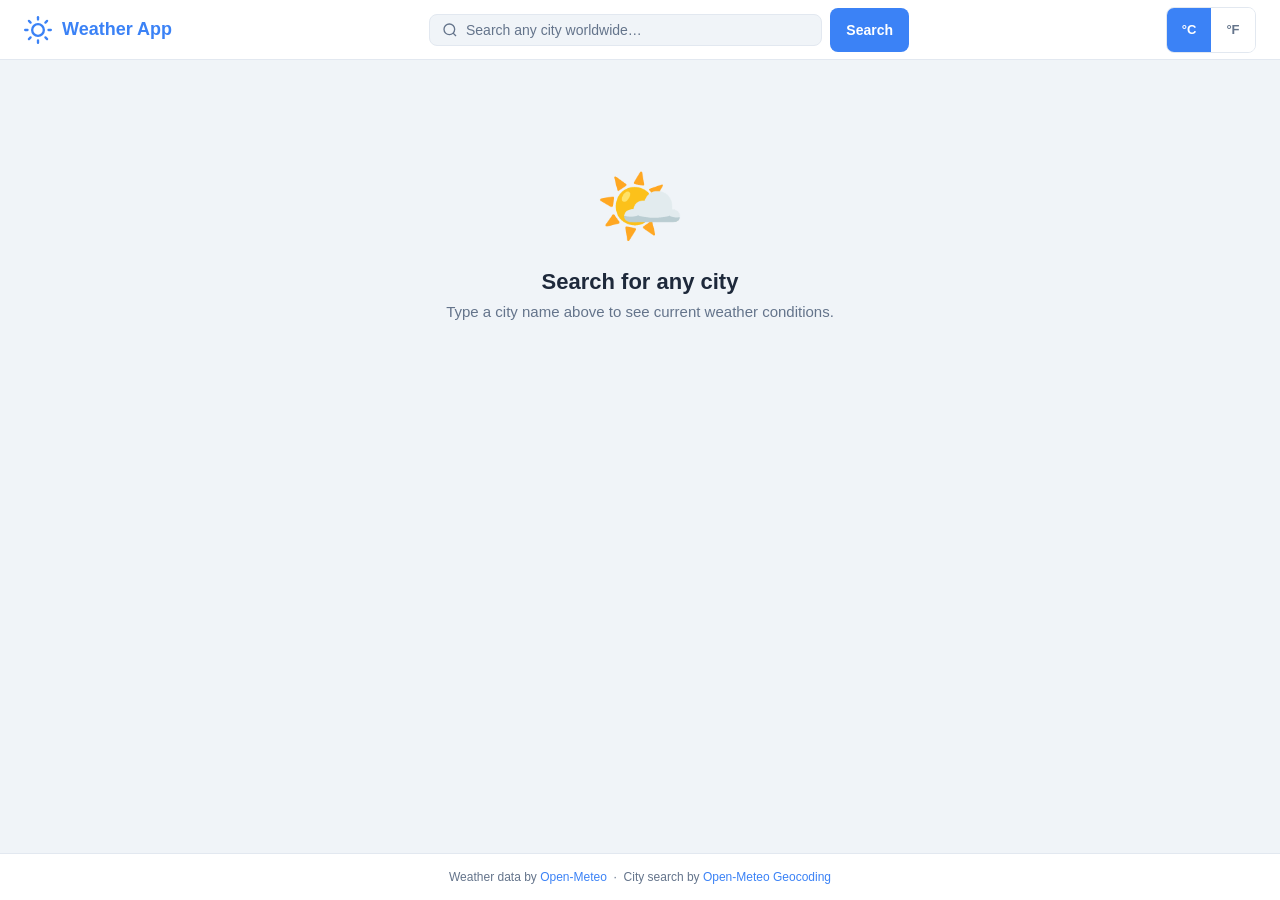
<file: index.html>
<!DOCTYPE html>
<html lang="en">
<head>
<meta charset="utf-8">
<meta name="viewport" content="width=device-width, initial-scale=1">
<title>Weather App</title>
<style>
  :root {
    --bg-primary: #f0f4f8;
    --bg-card: #ffffff;
    --accent: #3b82f6;
    --accent-light: #dbeafe;
    --text-primary: #1e293b;
    --text-secondary: #64748b;
    --danger: #ef4444;
    --border: #e2e8f0;
    --radius: 12px;
    --shadow: 0 1px 3px rgba(0,0,0,0.08), 0 1px 2px rgba(0,0,0,0.06);
    --shadow-lg: 0 4px 12px rgba(0,0,0,0.1);
  }

  * { margin: 0; padding: 0; box-sizing: border-box; }

  /* ── Skip navigation ─────────────────────────────────────────── */
  .skip-link {
    position: absolute;
    top: -100%;
    left: 16px;
    z-index: 100;
    padding: 8px 16px;
    background: var(--accent);
    color: white;
    border-radius: 0 0 8px 8px;
    font-size: 14px;
    font-weight: 600;
    text-decoration: none;
  }

  .skip-link:focus {
    top: 0;
  }

  .sr-only {
    position: absolute;
    width: 1px;
    height: 1px;
    padding: 0;
    margin: -1px;
    overflow: hidden;
    clip: rect(0, 0, 0, 0);
    white-space: nowrap;
    border: 0;
  }

  body {
    font-family: -apple-system, BlinkMacSystemFont, "Segoe UI", Roboto, sans-serif;
    background: var(--bg-primary);
    color: var(--text-primary);
    min-height: 100vh;
    display: flex;
    flex-direction: column;
  }

  /* ── Header ─────────────────────────────────────────────────── */
  header {
    display: flex;
    align-items: center;
    justify-content: space-between;
    padding: 0 24px;
    height: 60px;
    background: var(--bg-card);
    border-bottom: 1px solid var(--border);
    flex-shrink: 0;
    position: sticky;
    top: 0;
    z-index: 10;
  }

  .logo {
    display: flex;
    align-items: center;
    gap: 10px;
    font-size: 18px;
    font-weight: 700;
    color: var(--accent);
    flex-shrink: 0;
  }

  .logo svg { width: 28px; height: 28px; }

  /* ── Search Form ─────────────────────────────────────────────── */
  .search-form {
    display: flex;
    align-items: center;
    flex: 1;
    max-width: 480px;
    margin: 0 24px;
  }

  .search-wrapper {
    position: relative;
    flex: 1;
  }

  .search-box {
    display: flex;
    align-items: center;
    background: var(--bg-primary);
    border: 1px solid var(--border);
    border-radius: 8px;
    padding: 7px 12px;
    gap: 8px;
    width: 100%;
    transition: border-color 0.15s, box-shadow 0.15s;
  }

  .search-box:focus-within {
    border-color: var(--accent);
    box-shadow: 0 0 0 3px rgba(59,130,246,0.12);
  }

  .search-box svg { flex-shrink: 0; color: var(--text-secondary); }

  .search-box input {
    border: none;
    background: transparent;
    outline: none;
    font-size: 14px;
    width: 100%;
    color: var(--text-primary);
    -webkit-appearance: none;
    appearance: none;
  }

  /* Remove Safari search input decorations */
  .search-box input[type="search"]::-webkit-search-decoration,
  .search-box input[type="search"]::-webkit-search-cancel-button,
  .search-box input[type="search"]::-webkit-search-results-button,
  .search-box input[type="search"]::-webkit-search-results-decoration {
    -webkit-appearance: none;
    appearance: none;
  }

  .search-box input::placeholder { color: var(--text-secondary); }

  /* ── City Dropdown ───────────────────────────────────────────── */
  .city-dropdown {
    position: absolute;
    top: calc(100% + 4px);
    left: 0;
    right: 0;
    background: var(--bg-card);
    border: 1px solid var(--border);
    border-radius: 8px;
    box-shadow: var(--shadow-lg);
    z-index: 200;
    overflow: hidden;
  }

  .city-dropdown[hidden] { display: none; }

  .city-dropdown-item {
    display: flex;
    align-items: baseline;
    gap: 8px;
    padding: 10px 14px;
    cursor: pointer;
    font-size: 14px;
    transition: background 0.1s;
    border-bottom: 1px solid var(--border);
  }

  .city-dropdown-item:last-child { border-bottom: none; }

  .city-dropdown-item:hover,
  .city-dropdown-item.highlighted {
    background: var(--accent-light);
  }

  .city-dropdown-item .city-name {
    font-weight: 600;
    color: var(--text-primary);
  }

  .city-dropdown-item .city-region {
    font-size: 12px;
    color: var(--text-secondary);
    white-space: nowrap;
    overflow: hidden;
    text-overflow: ellipsis;
  }

  /* ── Search Button ───────────────────────────────────────────── */
  .search-btn {
    margin-left: 8px;
    padding: 8px 16px;
    background: var(--accent);
    color: white;
    border: none;
    border-radius: 8px;
    font-size: 14px;
    font-weight: 600;
    cursor: pointer;
    transition: background 0.15s;
    white-space: nowrap;
  }
  .search-btn:hover { background: #2563eb; }
  .search-btn:disabled { background: var(--text-secondary); cursor: not-allowed; }

  /* ── Unit Toggle ─────────────────────────────────────────────── */
  .unit-toggle {
    display: flex;
    border-radius: 8px;
    overflow: hidden;
    border: 1px solid var(--border);
    flex-shrink: 0;
  }

  .unit-toggle button {
    padding: 6px 14px;
    border: none;
    background: var(--bg-card);
    cursor: pointer;
    font-size: 13px;
    font-weight: 600;
    color: var(--text-secondary);
    transition: background 0.15s, color 0.15s;
  }

  .unit-toggle button.active {
    background: var(--accent);
    color: white;
  }

  /* ── Main Content ────────────────────────────────────────────── */
  main {
    flex: 1;
    padding: 32px 24px;
    max-width: 900px;
    width: 100%;
    margin: 0 auto;
  }

  /* ── Recent Searches ─────────────────────────────────────────── */
  .recent-section {
    margin-bottom: 24px;
    display: none;
  }

  .recent-section.visible { display: block; }

  .recent-label {
    font-size: 12px;
    font-weight: 600;
    text-transform: uppercase;
    letter-spacing: 0.05em;
    color: var(--text-secondary);
    margin-bottom: 10px;
  }

  .recent-list {
    display: flex;
    flex-wrap: wrap;
    gap: 8px;
  }

  .recent-chip {
    display: flex;
    align-items: center;
    gap: 6px;
    padding: 6px 12px;
    background: var(--bg-card);
    border: 1px solid var(--border);
    border-radius: 20px;
    font-size: 13px;
    cursor: pointer;
    transition: border-color 0.15s, background 0.15s;
  }

  .recent-chip:hover {
    border-color: var(--accent);
    background: var(--accent-light);
    color: var(--accent);
  }

  /* ── State Containers ────────────────────────────────────────── */
  .state { display: none; }
  .state.active { display: flex; }

  /* Welcome state */
  #welcome-state {
    flex-direction: column;
    align-items: center;
    justify-content: center;
    text-align: center;
    padding: 60px 24px;
    color: var(--text-secondary);
    min-height: 300px;
  }

  #welcome-state .welcome-icon { font-size: 72px; margin-bottom: 20px; }
  #welcome-state h1 { font-size: 22px; color: var(--text-primary); margin-bottom: 8px; font-weight: 700; }
  #welcome-state p { font-size: 15px; }

  /* Loading state */
  #loading-state {
    flex-direction: column;
    align-items: center;
    justify-content: center;
    padding: 60px 24px;
    min-height: 300px;
  }

  .spinner {
    width: 44px;
    height: 44px;
    border: 4px solid var(--border);
    border-top-color: var(--accent);
    border-radius: 50%;
    animation: spin 0.8s linear infinite;
    margin-bottom: 16px;
  }

  @keyframes spin { to { transform: rotate(360deg); } }

  .loading-text { font-size: 15px; color: var(--text-secondary); }

  /* Error state */
  #error-state {
    flex-direction: column;
    align-items: center;
    justify-content: center;
    text-align: center;
    padding: 60px 24px;
    min-height: 300px;
  }

  .error-icon { font-size: 56px; margin-bottom: 16px; }

  #error-state h2 {
    font-size: 20px;
    color: var(--text-primary);
    margin-bottom: 8px;
    font-weight: 700;
  }

  #error-message {
    font-size: 14px;
    color: var(--text-secondary);
    margin-bottom: 20px;
    max-width: 360px;
  }

  .retry-btn {
    padding: 9px 20px;
    background: var(--accent);
    color: white;
    border: none;
    border-radius: 8px;
    font-size: 14px;
    font-weight: 600;
    cursor: pointer;
    transition: background 0.15s;
  }
  .retry-btn:hover { background: #2563eb; }

  /* ── Weather Display ─────────────────────────────────────────── */
  #weather-state {
    flex-direction: column;
  }

  .weather-header {
    margin-bottom: 20px;
  }

  .weather-header h1 {
    font-size: 26px;
    font-weight: 700;
    margin-bottom: 4px;
  }

  .weather-header .updated {
    font-size: 13px;
    color: var(--text-secondary);
  }

  /* Hero weather card */
  .current-weather {
    background: linear-gradient(135deg, #3b82f6, #60a5fa);
    color: white;
    border-radius: var(--radius);
    padding: 36px 40px;
    display: flex;
    align-items: center;
    justify-content: space-between;
    box-shadow: var(--shadow-lg);
    margin-bottom: 20px;
  }

  .current-left {
    display: flex;
    flex-direction: column;
    gap: 6px;
  }

  .weather-icon-large {
    font-size: 72px;
    line-height: 1;
    margin-bottom: 4px;
  }

  .condition-label {
    font-size: 18px;
    font-weight: 500;
    opacity: 0.92;
  }

  .feels-like {
    font-size: 14px;
    opacity: 0.75;
  }

  .current-right {
    text-align: right;
  }

  .temp-value {
    font-size: 72px;
    font-weight: 800;
    line-height: 1;
  }

  .temp-unit-label {
    font-size: 22px;
    font-weight: 600;
    opacity: 0.8;
  }

  /* Detail grid */
  .detail-grid {
    display: grid;
    grid-template-columns: repeat(3, 1fr);
    gap: 16px;
    margin-bottom: 20px;
  }

  .detail-card {
    background: var(--bg-card);
    border-radius: var(--radius);
    padding: 20px 16px;
    box-shadow: var(--shadow);
    text-align: center;
  }

  .detail-icon { font-size: 26px; margin-bottom: 8px; }
  .detail-value { font-size: 20px; font-weight: 700; margin-bottom: 4px; }
  .detail-label {
    font-size: 11px;
    color: var(--text-secondary);
    text-transform: uppercase;
    letter-spacing: 0.05em;
  }

  /* Extra details row */
  .extra-grid {
    display: grid;
    grid-template-columns: repeat(3, 1fr);
    gap: 16px;
    margin-bottom: 24px;
  }

  /* Forecast section */
  .forecast-section h2 {
    font-size: 17px;
    font-weight: 700;
    margin-bottom: 14px;
    color: var(--text-primary);
  }

  .forecast-row {
    display: grid;
    grid-template-columns: repeat(3, 1fr);
    gap: 14px;
  }

  .forecast-day {
    background: var(--bg-card);
    border-radius: var(--radius);
    padding: 20px 12px;
    text-align: center;
    box-shadow: var(--shadow);
    transition: transform 0.15s, box-shadow 0.15s;
  }

  .forecast-day:hover {
    transform: translateY(-2px);
    box-shadow: var(--shadow-lg);
  }

  .forecast-day .day-label {
    font-size: 13px;
    font-weight: 600;
    color: var(--text-secondary);
    margin-bottom: 10px;
  }

  .forecast-day .day-icon { font-size: 32px; margin-bottom: 10px; }

  .forecast-day .day-temp {
    font-size: 17px;
    font-weight: 700;
  }

  .forecast-day .day-low {
    font-size: 13px;
    color: var(--text-secondary);
    margin-top: 2px;
  }

  /* ── Responsive ──────────────────────────────────────────────── */
  @media (max-width: 640px) {
    header {
      flex-wrap: wrap;
      height: auto;
      padding: 12px 16px;
      gap: 10px;
    }

    .search-form {
      order: 3;
      flex: 1 1 100%;
      margin: 0;
    }

    main { padding: 20px 16px; }

    .current-weather {
      flex-direction: column;
      text-align: center;
      padding: 28px 24px;
      gap: 20px;
    }

    .current-right { text-align: center; }
    .temp-value { font-size: 56px; }
    .weather-icon-large { font-size: 56px; }
    .detail-grid { grid-template-columns: repeat(3, 1fr); gap: 10px; }
    .extra-grid { grid-template-columns: repeat(3, 1fr); gap: 10px; }
    .detail-card { padding: 14px 10px; }
    .detail-value { font-size: 16px; }
    .forecast-row { gap: 10px; }
    .forecast-day { padding: 14px 8px; }
  }

  @media (max-width: 400px) {
    .detail-grid { grid-template-columns: 1fr 1fr; }
    .extra-grid { grid-template-columns: 1fr 1fr; }
    .detail-grid .detail-card:last-child,
    .extra-grid .detail-card:last-child { grid-column: span 2; }
    .forecast-row { grid-template-columns: 1fr; }
  }

  /* ── Search loading indicator ────────────────────────────────── */
  .search-spinner {
    width: 14px;
    height: 14px;
    border: 2px solid var(--border);
    border-top-color: var(--accent);
    border-radius: 50%;
    animation: spin 0.7s linear infinite;
    flex-shrink: 0;
    display: none;
  }

  .search-spinner.visible { display: block; }

  /* ── Dropdown empty/error states ─────────────────────────────── */
  .city-dropdown-empty {
    padding: 12px 14px;
    font-size: 13px;
    color: var(--text-secondary);
    text-align: center;
    font-style: italic;
  }

  /* ── State fade-in transitions ───────────────────────────────── */
  .state.active {
    animation: stateFadeIn 0.18s ease-out;
  }

  @keyframes stateFadeIn {
    from { opacity: 0; transform: translateY(5px); }
    to   { opacity: 1; transform: translateY(0); }
  }

  /* ── Footer ──────────────────────────────────────────────────── */
  footer {
    text-align: center;
    padding: 16px 24px;
    font-size: 12px;
    color: var(--text-secondary);
    border-top: 1px solid var(--border);
    background: var(--bg-card);
    margin-top: auto;
  }

  footer a {
    color: var(--accent);
    text-decoration: none;
  }

  footer a:hover { text-decoration: underline; }

  /* ── Focus styles ─────────────────────────────────────────────── */
  .search-btn:focus-visible,
  .retry-btn:focus-visible,
  .recent-chip:focus-visible,
  .unit-toggle button:focus-visible {
    outline: 2px solid var(--accent);
    outline-offset: 2px;
  }

  /* ── Touch targets ──────────────────────────────────────────── */
  .unit-toggle button {
    min-width: 44px;
    min-height: 44px;
  }

  .recent-chip {
    min-height: 44px;
  }

  .search-btn {
    min-height: 44px;
  }

  .retry-btn {
    min-height: 44px;
  }

  .city-dropdown-item {
    min-height: 44px;
  }

  /* ── Reduced motion ─────────────────────────────────────────── */
  @media (prefers-reduced-motion: reduce) {
    .spinner { animation: none; border-top-color: var(--accent); }
    .search-spinner { animation: none; border-top-color: var(--accent); }
    .state.active { animation: none; }
    .forecast-day:hover { transform: none; }
  }

  /* ── Error type icon variants ────────────────────────────────── */
  .error-icon { transition: none; }
</style>
</head>
<body>

<a href="#main-content" class="skip-link">Skip to main content</a>

<header>
  <div class="logo">
    <svg viewBox="0 0 24 24" fill="none" stroke="currentColor" stroke-width="2"
         stroke-linecap="round" stroke-linejoin="round" aria-hidden="true">
      <circle cx="12" cy="12" r="5"/>
      <line x1="12" y1="1" x2="12" y2="3"/>
      <line x1="12" y1="21" x2="12" y2="23"/>
      <line x1="4.22" y1="4.22" x2="5.64" y2="5.64"/>
      <line x1="18.36" y1="18.36" x2="19.78" y2="19.78"/>
      <line x1="1" y1="12" x2="3" y2="12"/>
      <line x1="21" y1="12" x2="23" y2="12"/>
      <line x1="4.22" y1="19.78" x2="5.64" y2="18.36"/>
      <line x1="18.36" y1="5.64" x2="19.78" y2="4.22"/>
    </svg>
    Weather App
  </div>

  <form class="search-form" id="search-form" role="search" aria-label="Search for a city">
    <div class="search-wrapper">
      <div class="search-box">
        <svg width="16" height="16" viewBox="0 0 24 24" fill="none"
             stroke="currentColor" stroke-width="2" aria-hidden="true">
          <circle cx="11" cy="11" r="8"/>
          <line x1="21" y1="21" x2="16.65" y2="16.65"/>
        </svg>
        <span class="search-spinner" id="search-spinner" aria-hidden="true"></span>
        <input
          type="search"
          id="city-input"
          placeholder="Search any city worldwide…"
          aria-label="City name"
          aria-autocomplete="list"
          aria-controls="city-dropdown"
          aria-expanded="false"
          autocomplete="off"
          autocorrect="off"
          spellcheck="false"
        >
      </div>
      <div id="city-dropdown" class="city-dropdown" role="listbox"
           aria-label="City suggestions" hidden></div>
    </div>
    <button type="submit" class="search-btn" id="search-btn">Search</button>
  </form>

  <div class="unit-toggle" role="radiogroup" aria-label="Temperature unit">
    <button id="btn-c" class="active" role="radio" aria-checked="true">°C</button>
    <button id="btn-f" role="radio" aria-checked="false">°F</button>
  </div>
</header>

<main id="main-content">
  <!-- Recent searches -->
  <div class="recent-section" id="recent-section" role="region" aria-label="Recent searches">
    <div class="recent-label">Recent searches</div>
    <div class="recent-list" id="recent-list"></div>
  </div>

  <!-- Welcome state -->
  <div class="state active" id="welcome-state" aria-live="polite">
    <div class="welcome-icon" aria-hidden="true">🌤️</div>
    <h1>Search for any city</h1>
    <p>Type a city name above to see current weather conditions.</p>
  </div>

  <!-- Loading state -->
  <div class="state" id="loading-state" aria-live="polite" aria-label="Loading weather data">
    <div class="spinner" role="status" aria-label="Loading"></div>
    <div class="loading-text" id="loading-text">Fetching weather data…</div>
  </div>

  <!-- Error state -->
  <div class="state" id="error-state" aria-live="assertive">
    <div class="error-icon" aria-hidden="true">⚠️</div>
    <h2>Something went wrong</h2>
    <p id="error-message">Unable to fetch weather data. Please try again.</p>
    <button class="retry-btn" id="retry-btn" type="button">Try again</button>
  </div>

  <!-- Weather display -->
  <div class="state" id="weather-state" aria-live="polite">
    <!-- populated by renderWeatherData() -->
  </div>
</main>

<footer>
  Weather data by <a href="https://open-meteo.com/" target="_blank" rel="noopener noreferrer">Open-Meteo<span class="sr-only"> (opens in new tab)</span></a>
  &nbsp;&middot;&nbsp;
  City search by <a href="https://open-meteo.com/en/docs/geocoding-api" target="_blank" rel="noopener noreferrer">Open-Meteo Geocoding<span class="sr-only"> (opens in new tab)</span></a>
</footer>

<script>
(function () {
  "use strict";

  /* ─── State ─────────────────────────────────────────────────── */
  var useFahrenheit = false;
  var lastCity = null;   // city info object: { name, displayName, lat, lon }
  var lastData = null;   // Open-Meteo weather response
  var HISTORY_KEY = "weather_v2_history";
  var MAX_HISTORY = 8;

  /* ─── WMO weather code maps ─────────────────────────────────── */
  var WMO_ICONS = {
    0: "☀️",
    1: "🌤️", 2: "⛅", 3: "☁️",
    45: "🌫️", 48: "🌫️",
    51: "🌦️", 53: "🌦️", 55: "🌧️",
    56: "🌧️", 57: "🌧️",
    61: "🌦️", 63: "🌧️", 65: "🌧️",
    66: "🌧️", 67: "🌧️",
    71: "🌨️", 73: "🌨️", 75: "❄️",
    77: "❄️",
    80: "🌦️", 81: "🌧️", 82: "🌧️",
    85: "🌨️", 86: "❄️",
    95: "⛈️", 96: "⛈️", 99: "⛈️"
  };

  var WMO_DESCRIPTIONS = {
    0: "Clear sky",
    1: "Mainly clear", 2: "Partly cloudy", 3: "Overcast",
    45: "Fog", 48: "Rime fog",
    51: "Light drizzle", 53: "Moderate drizzle", 55: "Dense drizzle",
    56: "Light freezing drizzle", 57: "Freezing drizzle",
    61: "Slight rain", 63: "Moderate rain", 65: "Heavy rain",
    66: "Slight freezing rain", 67: "Heavy freezing rain",
    71: "Slight snow", 73: "Moderate snow", 75: "Heavy snow",
    77: "Snow grains",
    80: "Slight showers", 81: "Moderate showers", 82: "Violent showers",
    85: "Slight snow showers", 86: "Heavy snow showers",
    95: "Thunderstorm",
    96: "Thunderstorm with hail", 99: "Thunderstorm with heavy hail"
  };

  function getWeatherIcon(code) {
    return WMO_ICONS[parseInt(code, 10)] || "🌡️";
  }

  function getWeatherDesc(code) {
    return WMO_DESCRIPTIONS[parseInt(code, 10)] || "Unknown";
  }

  /* ─── Temperature helpers ───────────────────────────────────── */
  function toF(c) { return Math.round(parseFloat(c) * 9 / 5 + 32); }

  function displayTemp(celsius) {
    var c = parseFloat(celsius);
    if (isNaN(c)) return "N/A";
    if (useFahrenheit) return toF(c) + "°F";
    return Math.round(c) + "°C";
  }

  function tempNumeric(celsius) {
    var c = parseFloat(celsius);
    if (isNaN(c)) return "–";
    return useFahrenheit ? toF(c) : Math.round(c);
  }

  function tempUnitLabel() {
    return useFahrenheit ? "°F" : "°C";
  }

  /* ─── Wind helpers ──────────────────────────────────────────── */
  function degreesToCompass(deg) {
    var dirs = ["N","NNE","NE","ENE","E","ESE","SE","SSE","S","SSW","SW","WSW","W","WNW","NW","NNW"];
    return dirs[Math.round(parseFloat(deg) / 22.5) % 16] || "";
  }

  /* ─── XSS protection ────────────────────────────────────────── */
  function escapeHtml(str) {
    return String(str)
      .replace(/&/g, "&amp;")
      .replace(/</g, "&lt;")
      .replace(/>/g, "&gt;")
      .replace(/"/g, "&quot;")
      .replace(/'/g, "&#39;");
  }

  /* ─── Debounce utility ──────────────────────────────────────── */
  function debounce(fn, delay) {
    var timer;
    return function () {
      var args = arguments;
      var ctx = this;
      clearTimeout(timer);
      timer = setTimeout(function () { fn.apply(ctx, args); }, delay);
    };
  }

  /* ─── Network helpers ───────────────────────────────────────── */
  function isOnline() {
    return typeof navigator.onLine === "undefined" || navigator.onLine;
  }

  function classifyFetchError(err, status) {
    if (!isOnline()) {
      return { type: "network", message: "No internet connection. Please check your network and try again." };
    }
    if (err && err.name === "AbortError") {
      return { type: "timeout", message: "Request timed out. Please check your connection and try again." };
    }
    if (status === 429) {
      return { type: "rate-limit", message: "Too many requests. Please wait a moment and try again." };
    }
    if (status >= 500) {
      return { type: "server", message: "Weather service is temporarily unavailable. Please try again later." };
    }
    if (err && err.message) {
      return { type: "unknown", message: err.message };
    }
    return { type: "unknown", message: "Unable to fetch weather data. Please try again." };
  }

  /* ─── Search spinner ─────────────────────────────────────────── */
  function setSearchSpinner(visible) {
    var el = document.getElementById("search-spinner");
    if (el) el.classList.toggle("visible", !!visible);
  }

  /* ─── localStorage history ──────────────────────────────────── */
  function loadHistory() {
    try {
      var raw = localStorage.getItem(HISTORY_KEY);
      return raw ? JSON.parse(raw) : [];
    } catch (e) {
      return [];
    }
  }

  function saveToHistory(cityInfo) {
    var history = loadHistory();
    history = history.filter(function (h) {
      return h.displayName.toLowerCase() !== cityInfo.displayName.toLowerCase();
    });
    history.unshift(cityInfo);
    if (history.length > MAX_HISTORY) history = history.slice(0, MAX_HISTORY);
    try {
      localStorage.setItem(HISTORY_KEY, JSON.stringify(history));
    } catch (e) { /* storage unavailable */ }
    renderHistory();
  }

  function renderHistory() {
    var history = loadHistory();
    var section = document.getElementById("recent-section");
    var list = document.getElementById("recent-list");

    if (!history.length) {
      section.classList.remove("visible");
      return;
    }

    section.classList.add("visible");
    list.innerHTML = "";
    history.forEach(function (cityInfo) {
      var chip = document.createElement("button");
      chip.type = "button";
      chip.className = "recent-chip";
      chip.textContent = cityInfo.displayName || cityInfo.name;
      chip.setAttribute("aria-label", "Search " + (cityInfo.displayName || cityInfo.name));
      chip.addEventListener("click", function () {
        document.getElementById("city-input").value = cityInfo.displayName || cityInfo.name;
        hideDropdown();
        handleSearchByCity(cityInfo);
      });
      list.appendChild(chip);
    });
  }

  /* ─── Geocoding API ─────────────────────────────────────────── */
  var geocodeAbort = null;

  async function fetchCitySuggestions(query, signal) {
    var url = "https://geocoding-api.open-meteo.com/v1/search?name=" +
      encodeURIComponent(query) + "&count=5&language=en&format=json";
    var response = await fetch(url, signal ? { signal: signal } : {});
    if (!response.ok) return [];
    var data = await response.json();
    return data.results || [];
  }

  function buildCityInfo(geoResult) {
    var parts = [geoResult.name];
    if (geoResult.admin1 && geoResult.admin1 !== geoResult.name) {
      parts.push(geoResult.admin1);
    }
    if (geoResult.country) parts.push(geoResult.country);
    return {
      name: geoResult.name,
      displayName: parts.filter(Boolean).join(", "),
      lat: geoResult.latitude,
      lon: geoResult.longitude
    };
  }

  /* ─── Open-Meteo Weather API ────────────────────────────────── */
  async function fetchWeatherByCoords(lat, lon) {
    if (!isOnline()) {
      var offlineErr = new Error("No internet connection. Please check your network and try again.");
      offlineErr.errorType = "network";
      throw offlineErr;
    }

    var url = "https://api.open-meteo.com/v1/forecast" +
      "?latitude=" + lat + "&longitude=" + lon +
      "&current=temperature_2m,apparent_temperature,relative_humidity_2m," +
      "wind_speed_10m,wind_direction_10m,weather_code,pressure_msl,visibility" +
      "&daily=temperature_2m_max,temperature_2m_min,weather_code,uv_index_max" +
      "&timezone=auto&forecast_days=3";

    var controller = new AbortController();
    var timeoutId = setTimeout(function () { controller.abort(); }, 10000);

    try {
      var response = await fetch(url, { signal: controller.signal });
      clearTimeout(timeoutId);
      if (!response.ok) {
        var classified = classifyFetchError(null, response.status);
        var httpErr = new Error(classified.message);
        httpErr.errorType = classified.type;
        throw httpErr;
      }
      return await response.json();
    } catch (err) {
      clearTimeout(timeoutId);
      if (err.errorType) throw err;
      var info = classifyFetchError(err, null);
      var wrappedErr = new Error(info.message);
      wrappedErr.errorType = info.type;
      throw wrappedErr;
    }
  }

  /* ─── Dropdown ──────────────────────────────────────────────── */
  var currentSuggestions = [];
  var highlightedIndex = -1;

  function showDropdown(suggestions) {
    var dropdown = document.getElementById("city-dropdown");
    var input = document.getElementById("city-input");
    dropdown.innerHTML = "";
    highlightedIndex = -1;
    input.setAttribute("aria-expanded", "true");
    input.removeAttribute("aria-activedescendant");

    suggestions.forEach(function (city, idx) {
      var item = document.createElement("div");
      item.className = "city-dropdown-item";
      item.id = "city-option-" + idx;
      item.setAttribute("role", "option");
      item.setAttribute("data-index", String(idx));

      var regionParts = [];
      if (city.admin1 && city.admin1 !== city.name) regionParts.push(city.admin1);
      if (city.country) regionParts.push(city.country);

      item.innerHTML =
        '<span class="city-name">' + escapeHtml(city.name) + '</span>' +
        (regionParts.length
          ? '<span class="city-region">' + escapeHtml(regionParts.join(", ")) + '</span>'
          : "");

      item.addEventListener("mouseenter", function () { setHighlight(idx); });
      item.addEventListener("mouseleave", function () { setHighlight(-1); });
      item.addEventListener("mousedown", function (e) {
        // prevent blur on input before click fires
        e.preventDefault();
      });
      item.addEventListener("click", function () {
        var cityInfo = buildCityInfo(city);
        document.getElementById("city-input").value = cityInfo.displayName;
        hideDropdown();
        handleSearchByCity(cityInfo);
      });

      dropdown.appendChild(item);
    });

    dropdown.hidden = false;
  }

  function hideDropdown() {
    var dropdown = document.getElementById("city-dropdown");
    var input = document.getElementById("city-input");
    dropdown.hidden = true;
    dropdown.innerHTML = "";
    currentSuggestions = [];
    highlightedIndex = -1;
    input.setAttribute("aria-expanded", "false");
    input.removeAttribute("aria-activedescendant");
  }

  function showEmptyDropdown(query) {
    var dropdown = document.getElementById("city-dropdown");
    var input = document.getElementById("city-input");
    dropdown.innerHTML = '<div class="city-dropdown-empty" role="alert">No cities found for "' +
      escapeHtml(query) + '"</div>';
    dropdown.hidden = false;
    input.setAttribute("aria-expanded", "true");
  }

  function setHighlight(idx) {
    highlightedIndex = idx;
    var input = document.getElementById("city-input");
    var items = document.querySelectorAll(".city-dropdown-item");
    items.forEach(function (item, i) {
      item.classList.toggle("highlighted", i === idx);
      item.setAttribute("aria-selected", i === idx ? "true" : "false");
    });
    if (idx >= 0) {
      input.setAttribute("aria-activedescendant", "city-option-" + idx);
    } else {
      input.removeAttribute("aria-activedescendant");
    }
  }

  /* ─── Debounced input handler ───────────────────────────────── */
  var debouncedFetch = debounce(async function (query) {
    query = query.trim();
    if (query.length < 2) {
      hideDropdown();
      setSearchSpinner(false);
      return;
    }

    if (geocodeAbort) {
      geocodeAbort.abort();
    }
    geocodeAbort = new AbortController();
    var signal = geocodeAbort.signal;

    setSearchSpinner(true);

    try {
      var suggestions = await fetchCitySuggestions(query, signal);
      if (signal.aborted) return;
      geocodeAbort = null;
      currentSuggestions = suggestions;
      if (suggestions.length) {
        showDropdown(suggestions);
      } else {
        showEmptyDropdown(query);
      }
    } catch (e) {
      if (e.name !== "AbortError") hideDropdown();
    } finally {
      if (!signal.aborted) setSearchSpinner(false);
    }
  }, 300);

  /* ─── Render weather (Open-Meteo format) ────────────────────── */
  function renderWeatherData(data, cityInfo) {
    var cur = data.current;
    var daily = data.daily;

    var code = cur.weather_code;
    var icon = getWeatherIcon(code);
    var desc = getWeatherDesc(code);

    var tempC = cur.temperature_2m;
    var feelsLikeC = cur.apparent_temperature;
    var humidity = cur.relative_humidity_2m;
    var windSpeedKmh = cur.wind_speed_10m;
    var windDir = degreesToCompass(cur.wind_direction_10m);
    var pressure = cur.pressure_msl != null ? Math.round(cur.pressure_msl) : "N/A";
    var visibilityM = cur.visibility;

    var windDisplay = useFahrenheit
      ? Math.round(windSpeedKmh * 0.621371) + " mph " + windDir
      : Math.round(windSpeedKmh) + " km/h " + windDir;

    var visDisplay;
    if (visibilityM == null) {
      visDisplay = "N/A";
    } else if (useFahrenheit) {
      visDisplay = Math.round(visibilityM / 1609) + " mi";
    } else {
      visDisplay = visibilityM >= 1000
        ? Math.round(visibilityM / 1000) + " km"
        : visibilityM + " m";
    }

    var uvIndex = (daily.uv_index_max && daily.uv_index_max[0] != null)
      ? Math.round(daily.uv_index_max[0])
      : "N/A";

    var now = new Date();
    var updated = now.toLocaleTimeString([], { hour: "2-digit", minute: "2-digit" });

    var forecastHtml = "";
    if (daily.time && daily.time.length) {
      forecastHtml = daily.time.map(function (date, idx) {
        var dayDate = new Date(date + "T12:00:00");
        var dayLabel = idx === 0 ? "Today"
          : dayDate.toLocaleDateString([], { weekday: "short" });
        var dayCode = daily.weather_code[idx];
        var dayIcon = getWeatherIcon(dayCode);
        var hiC = daily.temperature_2m_max[idx];
        var loC = daily.temperature_2m_min[idx];
        var hiDisplay = useFahrenheit ? toF(hiC) + "°F" : Math.round(hiC) + "°C";
        var loDisplay = useFahrenheit ? toF(loC) + "°F" : Math.round(loC) + "°C";
        return '<div class="forecast-day">' +
          '<div class="day-label">' + dayLabel + '</div>' +
          '<div class="day-icon" aria-hidden="true">' + dayIcon + '</div>' +
          '<div class="day-temp">' + hiDisplay + '</div>' +
          '<div class="day-low">' + loDisplay + '</div>' +
          '</div>';
      }).join("");
    }

    var panel = document.getElementById("weather-state");
    panel.innerHTML =
      '<div class="weather-header">' +
        '<h1 id="weather-city-name">' + escapeHtml(cityInfo.displayName) + '</h1>' +
        '<div class="updated">Updated at ' + updated + '</div>' +
      '</div>' +

      '<div class="current-weather" role="region" aria-label="Current conditions">' +
        '<div class="current-left">' +
          '<div class="weather-icon-large" aria-label="' + escapeHtml(desc) + '">' + icon + '</div>' +
          '<div class="condition-label">' + escapeHtml(desc) + '</div>' +
          '<div class="feels-like">Feels like ' + displayTemp(feelsLikeC) + '</div>' +
        '</div>' +
        '<div class="current-right">' +
          '<div class="temp-value" id="hero-temp">' + tempNumeric(tempC) + '</div>' +
          '<div class="temp-unit-label">' + tempUnitLabel() + '</div>' +
        '</div>' +
      '</div>' +

      '<div class="detail-grid" role="region" aria-label="Weather details">' +
        '<div class="detail-card">' +
          '<div class="detail-icon" aria-hidden="true">💧</div>' +
          '<div class="detail-value">' + escapeHtml(String(humidity)) + '%</div>' +
          '<div class="detail-label">Humidity</div>' +
        '</div>' +
        '<div class="detail-card">' +
          '<div class="detail-icon" aria-hidden="true">🌬️</div>' +
          '<div class="detail-value">' + escapeHtml(windDisplay) + '</div>' +
          '<div class="detail-label">Wind</div>' +
        '</div>' +
        '<div class="detail-card">' +
          '<div class="detail-icon" aria-hidden="true">📊</div>' +
          '<div class="detail-value">' + escapeHtml(String(pressure)) + ' hPa</div>' +
          '<div class="detail-label">Pressure</div>' +
        '</div>' +
      '</div>' +

      '<div class="extra-grid" role="region" aria-label="Additional details">' +
        '<div class="detail-card">' +
          '<div class="detail-icon" aria-hidden="true">☀️</div>' +
          '<div class="detail-value">' + escapeHtml(String(uvIndex)) + '</div>' +
          '<div class="detail-label">UV Index</div>' +
        '</div>' +
        '<div class="detail-card">' +
          '<div class="detail-icon" aria-hidden="true">👁️</div>' +
          '<div class="detail-value">' + escapeHtml(visDisplay) + '</div>' +
          '<div class="detail-label">Visibility</div>' +
        '</div>' +
        '<div class="detail-card">' +
          '<div class="detail-icon" aria-hidden="true">🌡️</div>' +
          '<div class="detail-value">' + displayTemp(tempC) + '</div>' +
          '<div class="detail-label">Temperature</div>' +
        '</div>' +
      '</div>' +

      (forecastHtml
        ? '<div class="forecast-section" role="region" aria-label="3-day forecast">' +
            '<h2>3-Day Forecast</h2>' +
            '<div class="forecast-row">' + forecastHtml + '</div>' +
          '</div>'
        : "");
  }

  /* ─── State management ──────────────────────────────────────── */
  function showState(name) {
    ["welcome-state", "loading-state", "error-state", "weather-state"].forEach(function (id) {
      var el = document.getElementById(id);
      if (el) el.classList.toggle("active", id === name);
    });
  }

  var ERROR_ICONS = {
    "network":    "📡",
    "timeout":    "⏱️",
    "rate-limit": "🚦",
    "server":     "🔧",
    "notfound":   "🔍",
    "unknown":    "⚠️"
  };

  function showError(msg, type) {
    document.getElementById("error-message").textContent = msg ||
      "Unable to fetch weather data. Please try again.";
    document.querySelector(".error-icon").textContent =
      ERROR_ICONS[type] || "⚠️";
    showState("error-state");
  }

  /* ─── Fetch and display weather for a resolved city ────────── */
  async function handleSearchByCity(cityInfo) {
    lastCity = cityInfo;
    showState("loading-state");
    document.getElementById("loading-text").textContent =
      'Fetching weather for "' + cityInfo.displayName + '"…';
    document.getElementById("search-btn").disabled = true;

    try {
      var data = await fetchWeatherByCoords(cityInfo.lat, cityInfo.lon);
      lastData = data;
      saveToHistory(cityInfo);
      renderWeatherData(data, cityInfo);
      showState("weather-state");
    } catch (err) {
      var msg = (err && err.message) || "Unable to fetch weather data. Please try again.";
      var type = (err && err.errorType) || "unknown";
      showError(msg, type);
    } finally {
      document.getElementById("search-btn").disabled = false;
    }
  }

  /* ─── Handle form submit: geocode if needed ─────────────────── */
  async function handleFormSubmit(query) {
    query = query.trim();
    if (!query) {
      showError("Please enter a city name to search for weather.", "notfound");
      return;
    }
    if (query.length > 200) {
      showError("City name is too long. Please enter a valid city name.", "notfound");
      return;
    }

    // Use highlighted or first suggestion if available
    var targetSuggestion = null;
    if (highlightedIndex >= 0 && currentSuggestions[highlightedIndex]) {
      targetSuggestion = currentSuggestions[highlightedIndex];
    } else if (currentSuggestions.length > 0) {
      targetSuggestion = currentSuggestions[0];
    }

    if (targetSuggestion) {
      var cityInfo = buildCityInfo(targetSuggestion);
      document.getElementById("city-input").value = cityInfo.displayName;
      hideDropdown();
      handleSearchByCity(cityInfo);
      return;
    }

    // No suggestions cached — geocode first
    showState("loading-state");
    document.getElementById("loading-text").textContent = 'Looking up "' + query + '"…';
    document.getElementById("search-btn").disabled = true;

    try {
      var suggestions = await fetchCitySuggestions(query, null);
      if (!suggestions.length) {
        var nfErr = new Error('No city found for "' + query + '". Check the spelling and try again.');
        nfErr.errorType = "notfound";
        throw nfErr;
      }
      var cityInfo = buildCityInfo(suggestions[0]);
      document.getElementById("city-input").value = cityInfo.displayName;
      hideDropdown();
      document.getElementById("search-btn").disabled = false;
      handleSearchByCity(cityInfo);
    } catch (err) {
      var msg = (err && err.message) || "City not found. Please try again.";
      var type = (err && err.errorType) || "unknown";
      showError(msg, type);
      document.getElementById("search-btn").disabled = false;
    }
  }

  /* ─── Re-render on unit toggle (no new fetch) ───────────────── */
  function rerenderIfLoaded() {
    if (lastData && lastCity) {
      renderWeatherData(lastData, lastCity);
      showState("weather-state");
    }
  }

  /* ─── Event listeners ───────────────────────────────────────── */
  document.getElementById("search-form").addEventListener("submit", function (e) {
    e.preventDefault();
    handleFormSubmit(document.getElementById("city-input").value);
  });

  document.getElementById("city-input").addEventListener("input", function (e) {
    if (e.target.value.trim().length < 2) {
      setSearchSpinner(false);
      hideDropdown();
    }
    debouncedFetch(e.target.value);
  });

  document.getElementById("city-input").addEventListener("keydown", function (e) {
    var dropdown = document.getElementById("city-dropdown");
    if (dropdown.hidden) return;
    var count = currentSuggestions.length;
    if (!count) return;

    if (e.key === "ArrowDown") {
      e.preventDefault();
      setHighlight((highlightedIndex + 1) % count);
    } else if (e.key === "ArrowUp") {
      e.preventDefault();
      setHighlight((highlightedIndex - 1 + count) % count);
    } else if (e.key === "Escape") {
      hideDropdown();
    }
  });

  document.getElementById("city-input").addEventListener("blur", function () {
    // Small delay so click on dropdown item fires first
    setTimeout(hideDropdown, 150);
  });

  // Close dropdown when clicking outside the search area
  document.addEventListener("click", function (e) {
    var wrapper = document.querySelector(".search-wrapper");
    if (wrapper && !wrapper.contains(e.target)) hideDropdown();
  });

  document.getElementById("btn-c").addEventListener("click", function () {
    try { localStorage.setItem("weather_unit", "C"); } catch (e) { /* ignore */ }
    if (useFahrenheit) {
      useFahrenheit = false;
      document.getElementById("btn-c").classList.add("active");
      document.getElementById("btn-c").setAttribute("aria-checked", "true");
      document.getElementById("btn-f").classList.remove("active");
      document.getElementById("btn-f").setAttribute("aria-checked", "false");
      rerenderIfLoaded();
    }
  });

  document.getElementById("btn-f").addEventListener("click", function () {
    try { localStorage.setItem("weather_unit", "F"); } catch (e) { /* ignore */ }
    if (!useFahrenheit) {
      useFahrenheit = true;
      document.getElementById("btn-f").classList.add("active");
      document.getElementById("btn-f").setAttribute("aria-checked", "true");
      document.getElementById("btn-c").classList.remove("active");
      document.getElementById("btn-c").setAttribute("aria-checked", "false");
      rerenderIfLoaded();
    }
  });

  // Unit toggle radio group: arrow key navigation per WAI-ARIA radio group pattern
  document.querySelector(".unit-toggle").addEventListener("keydown", function (e) {
    if (e.key === "ArrowLeft" || e.key === "ArrowRight") {
      e.preventDefault();
      var target = e.key === "ArrowLeft" ? "btn-c" : "btn-f";
      document.getElementById(target).click();
      document.getElementById(target).focus();
    }
  });

  document.getElementById("retry-btn").addEventListener("click", function () {
    if (lastCity) handleSearchByCity(lastCity);
    else showState("welcome-state");
  });

  /* ─── Offline / online events ───────────────────────────────── */
  window.addEventListener("offline", function () {
    var loadingEl = document.getElementById("loading-state");
    if (loadingEl && loadingEl.classList.contains("active")) {
      showError(
        "No internet connection. Please check your network and try again.",
        "network"
      );
      document.getElementById("search-btn").disabled = false;
    }
    setSearchSpinner(false);
    hideDropdown();
  });

  /* ─── Init ──────────────────────────────────────────────────── */
  renderHistory();

  try {
    if (localStorage.getItem("weather_unit") === "F") {
      useFahrenheit = true;
      document.getElementById("btn-f").classList.add("active");
      document.getElementById("btn-f").setAttribute("aria-checked", "true");
      document.getElementById("btn-c").classList.remove("active");
      document.getElementById("btn-c").setAttribute("aria-checked", "false");
    }
  } catch (e) { /* ignore */ }

})();
</script>
</body>
</html>
</file>
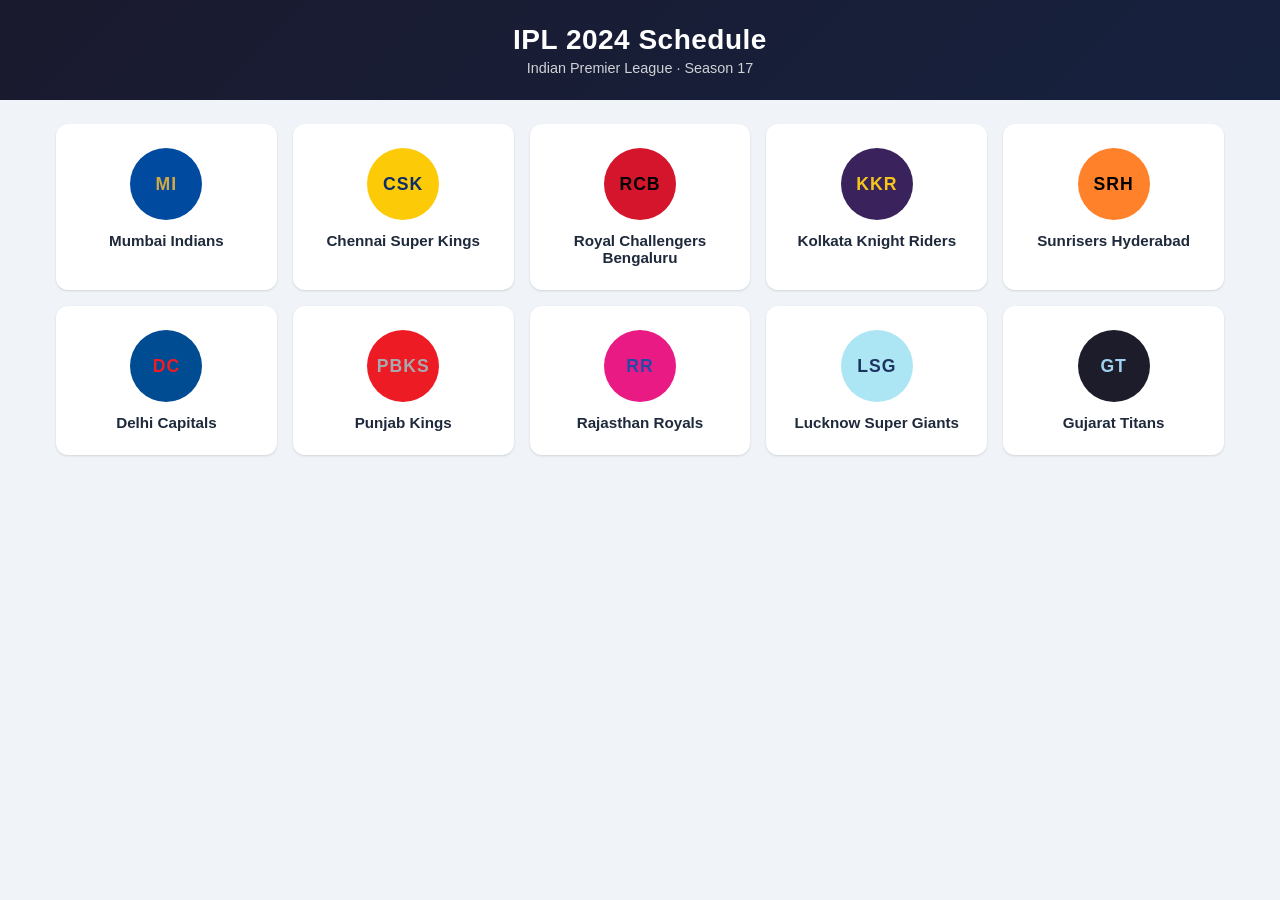
<file: ipl-schedule.html>
<!DOCTYPE html>
<html lang="en">
<head>
<meta charset="utf-8">
<meta name="viewport" content="width=device-width, initial-scale=1">
<title>IPL 2024 Schedule</title>
<style>
  :root {
    --bg-primary: #f0f4f8;
    --bg-card: #ffffff;
    --text-primary: #1e293b;
    --text-secondary: #64748b;
    --border: #e2e8f0;
    --radius: 12px;
    --shadow: 0 1px 3px rgba(0,0,0,0.08), 0 1px 2px rgba(0,0,0,0.06);
    --shadow-lg: 0 4px 12px rgba(0,0,0,0.1);
  }

  * { margin: 0; padding: 0; box-sizing: border-box; }

  body {
    font-family: -apple-system, BlinkMacSystemFont, "Segoe UI", Roboto, sans-serif;
    background: var(--bg-primary);
    color: var(--text-primary);
    min-height: 100vh;
  }

  header {
    background: linear-gradient(135deg, #1a1a2e, #16213e);
    color: #fff;
    padding: 24px 16px;
    text-align: center;
  }

  header h1 {
    font-size: 1.75rem;
    font-weight: 700;
    letter-spacing: 0.5px;
  }

  header p {
    margin-top: 4px;
    font-size: 0.9rem;
    opacity: 0.8;
  }

  main {
    max-width: 1200px;
    margin: 0 auto;
    padding: 24px 16px;
  }

  .team-grid {
    display: grid;
    grid-template-columns: repeat(auto-fill, minmax(160px, 1fr));
    gap: 16px;
  }

  @media (min-width: 600px) {
    .team-grid {
      grid-template-columns: repeat(auto-fill, minmax(200px, 1fr));
    }
  }

  .team-card {
    background: var(--bg-card);
    border-radius: var(--radius);
    box-shadow: var(--shadow);
    padding: 24px 16px;
    text-align: center;
    cursor: pointer;
    transition: transform 0.15s ease, box-shadow 0.15s ease;
    text-decoration: none;
    color: inherit;
    display: block;
  }

  .team-card:hover {
    transform: translateY(-3px);
    box-shadow: var(--shadow-lg);
  }

  .team-card:focus-visible {
    outline: 3px solid #3b82f6;
    outline-offset: 2px;
  }

  .team-badge {
    display: inline-flex;
    align-items: center;
    justify-content: center;
    width: 72px;
    height: 72px;
    border-radius: 50%;
    font-size: 1.1rem;
    font-weight: 800;
    letter-spacing: 1px;
    margin-bottom: 12px;
  }

  .team-card-name {
    font-size: 0.95rem;
    font-weight: 600;
    color: var(--text-primary);
  }

  .back-link {
    display: inline-block;
    margin-bottom: 16px;
    color: var(--text-secondary);
    text-decoration: none;
    font-size: 0.95rem;
    font-weight: 500;
  }

  .back-link:hover {
    color: var(--text-primary);
  }

  .team-header {
    padding: 20px 24px;
    border-radius: var(--radius);
    margin-bottom: 24px;
    color: #fff;
  }

  .team-header h2 {
    font-size: 1.5rem;
    font-weight: 700;
  }

  .section-title {
    font-size: 1.15rem;
    font-weight: 700;
    margin: 24px 0 12px;
    padding-bottom: 8px;
    border-bottom: 2px solid var(--border);
  }

  .match-list {
    display: flex;
    flex-direction: column;
    gap: 10px;
  }

  .match-card {
    background: var(--bg-card);
    border-radius: 8px;
    box-shadow: var(--shadow);
    padding: 14px 18px;
    display: grid;
    grid-template-columns: 1fr auto;
    gap: 8px;
    align-items: start;
  }

  .match-opponent {
    font-weight: 600;
    font-size: 0.95rem;
  }

  .match-meta {
    font-size: 0.85rem;
    color: var(--text-secondary);
    margin-top: 2px;
  }

  .match-result {
    font-size: 0.85rem;
    font-weight: 600;
    text-align: right;
    white-space: nowrap;
  }

  .match-result.won { color: #16a34a; }
  .match-result.lost { color: #dc2626; }
  .match-result.nr { color: #d97706; }

  .match-time {
    font-size: 0.85rem;
    font-weight: 500;
    text-align: right;
    color: var(--text-secondary);
  }

  .empty-message {
    padding: 20px;
    background: var(--bg-card);
    border-radius: 8px;
    text-align: center;
    color: var(--text-secondary);
    font-size: 0.95rem;
  }

  #view-home, #view-team { display: none; }
  #view-home.active, #view-team.active { display: block; }

  @media (max-width: 400px) {
    .team-grid {
      grid-template-columns: repeat(2, 1fr);
    }
    .match-card {
      grid-template-columns: 1fr;
    }
    .match-result, .match-time {
      text-align: left;
    }
    header h1 { font-size: 1.35rem; }
  }
</style>
</head>
<body>

<header>
  <h1>IPL 2024 Schedule</h1>
  <p>Indian Premier League &middot; Season 17</p>
</header>

<main>
  <div id="view-home">
    <div class="team-grid" id="team-grid"></div>
  </div>
  <div id="view-team">
    <a href="#" class="back-link" aria-label="Back to all teams">&larr; All Teams</a>
    <div id="team-detail"></div>
  </div>
</main>

<script>
const APP_DATA = { teams: [
  {
    id: "mi", name: "Mumbai Indians", shortName: "MI",
    primaryColor: "#004BA0", secondaryColor: "#D4A843",
    matches: [
      { opponent: "Gujarat Titans", date: "2024-03-24", time: "15:30", venue: "Wankhede Stadium, Mumbai", status: "past", result: "Won by 6 wickets" },
      { opponent: "Rajasthan Royals", date: "2024-03-29", time: "19:30", venue: "Wankhede Stadium, Mumbai", status: "past", result: "Lost by 12 runs" },
      { opponent: "Delhi Capitals", date: "2024-04-01", time: "19:30", venue: "Wankhede Stadium, Mumbai", status: "past", result: "Won by 29 runs" },
      { opponent: "Sunrisers Hyderabad", date: "2024-04-08", time: "19:30", venue: "Rajiv Gandhi Intl Stadium, Hyderabad", status: "past", result: "Lost by 31 runs" },
      { opponent: "Royal Challengers Bengaluru", date: "2024-04-12", time: "19:30", venue: "Wankhede Stadium, Mumbai", status: "past", result: "Won by 7 wickets" },
      { opponent: "Kolkata Knight Riders", date: "2024-04-17", time: "19:30", venue: "Wankhede Stadium, Mumbai", status: "past", result: "Lost by 24 runs" },
      { opponent: "Chennai Super Kings", date: "2024-04-21", time: "15:30", venue: "MA Chidambaram Stadium, Chennai", status: "past", result: "Lost by 20 runs" },
      { opponent: "Punjab Kings", date: "2024-04-27", time: "19:30", venue: "Wankhede Stadium, Mumbai", status: "past", result: "Won by 9 wickets" },
      { opponent: "Lucknow Super Giants", date: "2024-04-30", time: "19:30", venue: "Ekana Cricket Stadium, Lucknow", status: "past", result: "Lost by 18 runs" },
      { opponent: "Sunrisers Hyderabad", date: "2024-05-03", time: "19:30", venue: "Wankhede Stadium, Mumbai", status: "past", result: "Lost by 3 wickets" },
      { opponent: "Kolkata Knight Riders", date: "2024-05-06", time: "19:30", venue: "Eden Gardens, Kolkata", status: "past", result: "Lost by 18 runs" },
      { opponent: "Rajasthan Royals", date: "2024-05-11", time: "19:30", venue: "Sawai Mansingh Stadium, Jaipur", status: "past", result: "Won by 5 wickets" },
      { opponent: "Lucknow Super Giants", date: "2024-05-17", time: "19:30", venue: "Wankhede Stadium, Mumbai", status: "past", result: "Won by 6 wickets" },
      { opponent: "Gujarat Titans", date: "2024-05-19", time: "15:30", venue: "Narendra Modi Stadium, Ahmedabad", status: "past", result: "Lost by 62 runs" }
    ]
  },
  {
    id: "csk", name: "Chennai Super Kings", shortName: "CSK",
    primaryColor: "#FCCA06", secondaryColor: "#0D2C6B",
    matches: [
      { opponent: "Royal Challengers Bengaluru", date: "2024-03-22", time: "19:30", venue: "MA Chidambaram Stadium, Chennai", status: "past", result: "Won by 6 wickets" },
      { opponent: "Gujarat Titans", date: "2024-03-26", time: "19:30", venue: "Narendra Modi Stadium, Ahmedabad", status: "past", result: "Lost by 7 wickets" },
      { opponent: "Sunrisers Hyderabad", date: "2024-03-31", time: "19:30", venue: "MA Chidambaram Stadium, Chennai", status: "past", result: "Lost by 6 wickets" },
      { opponent: "Delhi Capitals", date: "2024-04-05", time: "19:30", venue: "Arun Jaitley Stadium, Delhi", status: "past", result: "Won by 27 runs" },
      { opponent: "Kolkata Knight Riders", date: "2024-04-10", time: "19:30", venue: "MA Chidambaram Stadium, Chennai", status: "past", result: "Lost by 7 runs" },
      { opponent: "Punjab Kings", date: "2024-04-14", time: "15:30", venue: "IS Bindra Stadium, Mohali", status: "past", result: "Won by 28 runs" },
      { opponent: "Mumbai Indians", date: "2024-04-21", time: "15:30", venue: "MA Chidambaram Stadium, Chennai", status: "past", result: "Won by 20 runs" },
      { opponent: "Rajasthan Royals", date: "2024-04-26", time: "19:30", venue: "Sawai Mansingh Stadium, Jaipur", status: "past", result: "Lost by 7 wickets" },
      { opponent: "Lucknow Super Giants", date: "2024-04-30", time: "19:30", venue: "MA Chidambaram Stadium, Chennai", status: "past", result: "Won by 12 runs" },
      { opponent: "Royal Challengers Bengaluru", date: "2024-05-04", time: "19:30", venue: "M. Chinnaswamy Stadium, Bengaluru", status: "past", result: "Won by 27 runs" },
      { opponent: "Sunrisers Hyderabad", date: "2024-05-10", time: "19:30", venue: "Rajiv Gandhi Intl Stadium, Hyderabad", status: "past", result: "Lost by 10 wickets" },
      { opponent: "Rajasthan Royals", date: "2024-05-12", time: "19:30", venue: "MA Chidambaram Stadium, Chennai", status: "past", result: "Won by 5 wickets" },
      { opponent: "Gujarat Titans", date: "2024-05-17", time: "19:30", venue: "MA Chidambaram Stadium, Chennai", status: "past", result: "Won by 35 runs" },
      { opponent: "Delhi Capitals", date: "2024-05-19", time: "15:30", venue: "MA Chidambaram Stadium, Chennai", status: "past", result: "Won by 27 runs" }
    ]
  },
  {
    id: "rcb", name: "Royal Challengers Bengaluru", shortName: "RCB",
    primaryColor: "#D5152C", secondaryColor: "#000000",
    matches: [
      { opponent: "Chennai Super Kings", date: "2024-03-22", time: "19:30", venue: "MA Chidambaram Stadium, Chennai", status: "past", result: "Lost by 6 wickets" },
      { opponent: "Punjab Kings", date: "2024-03-25", time: "19:30", venue: "M. Chinnaswamy Stadium, Bengaluru", status: "past", result: "Won by 4 wickets" },
      { opponent: "Kolkata Knight Riders", date: "2024-03-29", time: "19:30", venue: "Eden Gardens, Kolkata", status: "past", result: "Lost by 1 run" },
      { opponent: "Rajasthan Royals", date: "2024-04-06", time: "19:30", venue: "M. Chinnaswamy Stadium, Bengaluru", status: "past", result: "Lost by 6 wickets" },
      { opponent: "Lucknow Super Giants", date: "2024-04-09", time: "19:30", venue: "Ekana Cricket Stadium, Lucknow", status: "past", result: "Lost by 28 runs" },
      { opponent: "Mumbai Indians", date: "2024-04-12", time: "19:30", venue: "Wankhede Stadium, Mumbai", status: "past", result: "Lost by 7 wickets" },
      { opponent: "Gujarat Titans", date: "2024-04-16", time: "19:30", venue: "M. Chinnaswamy Stadium, Bengaluru", status: "past", result: "Won by 4 wickets" },
      { opponent: "Sunrisers Hyderabad", date: "2024-04-20", time: "19:30", venue: "Rajiv Gandhi Intl Stadium, Hyderabad", status: "past", result: "Lost by 25 runs" },
      { opponent: "Delhi Capitals", date: "2024-04-28", time: "15:30", venue: "M. Chinnaswamy Stadium, Bengaluru", status: "past", result: "Won by 47 runs" },
      { opponent: "Chennai Super Kings", date: "2024-05-04", time: "19:30", venue: "M. Chinnaswamy Stadium, Bengaluru", status: "past", result: "Lost by 27 runs" },
      { opponent: "Gujarat Titans", date: "2024-05-08", time: "19:30", venue: "Narendra Modi Stadium, Ahmedabad", status: "past", result: "Won by 9 wickets" },
      { opponent: "Sunrisers Hyderabad", date: "2024-05-11", time: "15:30", venue: "M. Chinnaswamy Stadium, Bengaluru", status: "past", result: "Won by 35 runs" },
      { opponent: "Punjab Kings", date: "2024-05-14", time: "19:30", venue: "IS Bindra Stadium, Mohali", status: "past", result: "Won by 60 runs" },
      { opponent: "Delhi Capitals", date: "2024-05-18", time: "15:30", venue: "M. Chinnaswamy Stadium, Bengaluru", status: "past", result: "Won by 47 runs" },
      { opponent: "Rajasthan Royals", date: "2024-05-22", time: "19:30", venue: "Narendra Modi Stadium, Ahmedabad", status: "past", result: "Won by 4 wickets" },
      { opponent: "Rajasthan Royals", date: "2024-05-24", time: "19:30", venue: "MA Chidambaram Stadium, Chennai", status: "past", result: "Lost by 4 wickets" }
    ]
  },
  {
    id: "kkr", name: "Kolkata Knight Riders", shortName: "KKR",
    primaryColor: "#3A225D", secondaryColor: "#F5C518",
    matches: [
      { opponent: "Sunrisers Hyderabad", date: "2024-03-23", time: "19:30", venue: "Eden Gardens, Kolkata", status: "past", result: "Won by 4 runs" },
      { opponent: "Royal Challengers Bengaluru", date: "2024-03-29", time: "19:30", venue: "Eden Gardens, Kolkata", status: "past", result: "Won by 1 run" },
      { opponent: "Lucknow Super Giants", date: "2024-04-02", time: "19:30", venue: "Ekana Cricket Stadium, Lucknow", status: "past", result: "Won by 98 runs" },
      { opponent: "Delhi Capitals", date: "2024-04-07", time: "19:30", venue: "Eden Gardens, Kolkata", status: "past", result: "Won by 7 wickets" },
      { opponent: "Chennai Super Kings", date: "2024-04-10", time: "19:30", venue: "MA Chidambaram Stadium, Chennai", status: "past", result: "Won by 7 runs" },
      { opponent: "Rajasthan Royals", date: "2024-04-16", time: "15:30", venue: "Eden Gardens, Kolkata", status: "past", result: "Won by 2 wickets" },
      { opponent: "Mumbai Indians", date: "2024-04-17", time: "19:30", venue: "Wankhede Stadium, Mumbai", status: "past", result: "Won by 24 runs" },
      { opponent: "Gujarat Titans", date: "2024-04-22", time: "19:30", venue: "Narendra Modi Stadium, Ahmedabad", status: "past", result: "Won by 8 wickets" },
      { opponent: "Punjab Kings", date: "2024-04-26", time: "19:30", venue: "Eden Gardens, Kolkata", status: "past", result: "Won by 7 wickets" },
      { opponent: "Delhi Capitals", date: "2024-05-03", time: "19:30", venue: "Arun Jaitley Stadium, Delhi", status: "past", result: "Lost by 4 wickets" },
      { opponent: "Mumbai Indians", date: "2024-05-06", time: "19:30", venue: "Eden Gardens, Kolkata", status: "past", result: "Won by 18 runs" },
      { opponent: "Lucknow Super Giants", date: "2024-05-11", time: "19:30", venue: "Eden Gardens, Kolkata", status: "past", result: "Won by 98 runs" },
      { opponent: "Sunrisers Hyderabad", date: "2024-05-14", time: "19:30", venue: "Rajiv Gandhi Intl Stadium, Hyderabad", status: "past", result: "Won by 8 wickets" },
      { opponent: "Rajasthan Royals", date: "2024-05-19", time: "19:30", venue: "Eden Gardens, Kolkata", status: "past", result: "Lost by 2 wickets" },
      { opponent: "Sunrisers Hyderabad", date: "2024-05-22", time: "19:30", venue: "Narendra Modi Stadium, Ahmedabad", status: "past", result: "Won by 8 wickets" },
      { opponent: "Sunrisers Hyderabad", date: "2024-05-26", time: "19:30", venue: "MA Chidambaram Stadium, Chennai", status: "past", result: "Won by 8 wickets" }
    ]
  },
  {
    id: "srh", name: "Sunrisers Hyderabad", shortName: "SRH",
    primaryColor: "#FF822A", secondaryColor: "#000000",
    matches: [
      { opponent: "Kolkata Knight Riders", date: "2024-03-23", time: "19:30", venue: "Eden Gardens, Kolkata", status: "past", result: "Lost by 4 runs" },
      { opponent: "Lucknow Super Giants", date: "2024-03-27", time: "19:30", venue: "Rajiv Gandhi Intl Stadium, Hyderabad", status: "past", result: "Won by 10 wickets" },
      { opponent: "Chennai Super Kings", date: "2024-03-31", time: "19:30", venue: "MA Chidambaram Stadium, Chennai", status: "past", result: "Won by 6 wickets" },
      { opponent: "Rajasthan Royals", date: "2024-04-04", time: "19:30", venue: "Sawai Mansingh Stadium, Jaipur", status: "past", result: "Lost by 72 runs" },
      { opponent: "Mumbai Indians", date: "2024-04-08", time: "19:30", venue: "Rajiv Gandhi Intl Stadium, Hyderabad", status: "past", result: "Won by 31 runs" },
      { opponent: "Gujarat Titans", date: "2024-04-13", time: "19:30", venue: "Rajiv Gandhi Intl Stadium, Hyderabad", status: "past", result: "Won by 7 wickets" },
      { opponent: "Royal Challengers Bengaluru", date: "2024-04-20", time: "19:30", venue: "Rajiv Gandhi Intl Stadium, Hyderabad", status: "past", result: "Won by 25 runs" },
      { opponent: "Punjab Kings", date: "2024-04-25", time: "19:30", venue: "IS Bindra Stadium, Mohali", status: "past", result: "Won by 4 wickets" },
      { opponent: "Delhi Capitals", date: "2024-04-28", time: "19:30", venue: "Rajiv Gandhi Intl Stadium, Hyderabad", status: "past", result: "Won by 67 runs" },
      { opponent: "Mumbai Indians", date: "2024-05-03", time: "19:30", venue: "Wankhede Stadium, Mumbai", status: "past", result: "Won by 3 wickets" },
      { opponent: "Punjab Kings", date: "2024-05-05", time: "15:30", venue: "Rajiv Gandhi Intl Stadium, Hyderabad", status: "past", result: "Won by 4 wickets" },
      { opponent: "Chennai Super Kings", date: "2024-05-10", time: "19:30", venue: "Rajiv Gandhi Intl Stadium, Hyderabad", status: "past", result: "Won by 10 wickets" },
      { opponent: "Royal Challengers Bengaluru", date: "2024-05-11", time: "15:30", venue: "M. Chinnaswamy Stadium, Bengaluru", status: "past", result: "Lost by 35 runs" },
      { opponent: "Kolkata Knight Riders", date: "2024-05-14", time: "19:30", venue: "Rajiv Gandhi Intl Stadium, Hyderabad", status: "past", result: "Lost by 8 wickets" },
      { opponent: "Kolkata Knight Riders", date: "2024-05-22", time: "19:30", venue: "Narendra Modi Stadium, Ahmedabad", status: "past", result: "Lost by 8 wickets" },
      { opponent: "Kolkata Knight Riders", date: "2024-05-26", time: "19:30", venue: "MA Chidambaram Stadium, Chennai", status: "past", result: "Lost by 8 wickets" }
    ]
  },
  {
    id: "dc", name: "Delhi Capitals", shortName: "DC",
    primaryColor: "#004C93", secondaryColor: "#EF1C25",
    matches: [
      { opponent: "Punjab Kings", date: "2024-03-23", time: "15:30", venue: "IS Bindra Stadium, Mohali", status: "past", result: "Won by 4 wickets" },
      { opponent: "Rajasthan Royals", date: "2024-03-28", time: "19:30", venue: "Arun Jaitley Stadium, Delhi", status: "past", result: "Lost by 12 runs" },
      { opponent: "Mumbai Indians", date: "2024-04-01", time: "19:30", venue: "Wankhede Stadium, Mumbai", status: "past", result: "Lost by 29 runs" },
      { opponent: "Chennai Super Kings", date: "2024-04-05", time: "19:30", venue: "Arun Jaitley Stadium, Delhi", status: "past", result: "Lost by 27 runs" },
      { opponent: "Kolkata Knight Riders", date: "2024-04-07", time: "19:30", venue: "Eden Gardens, Kolkata", status: "past", result: "Lost by 7 wickets" },
      { opponent: "Lucknow Super Giants", date: "2024-04-14", time: "19:30", venue: "Arun Jaitley Stadium, Delhi", status: "past", result: "Won by 19 runs" },
      { opponent: "Gujarat Titans", date: "2024-04-18", time: "19:30", venue: "Narendra Modi Stadium, Ahmedabad", status: "past", result: "Won by 4 runs" },
      { opponent: "Sunrisers Hyderabad", date: "2024-04-28", time: "19:30", venue: "Rajiv Gandhi Intl Stadium, Hyderabad", status: "past", result: "Lost by 67 runs" },
      { opponent: "Royal Challengers Bengaluru", date: "2024-04-28", time: "15:30", venue: "M. Chinnaswamy Stadium, Bengaluru", status: "past", result: "Lost by 47 runs" },
      { opponent: "Lucknow Super Giants", date: "2024-05-01", time: "19:30", venue: "Ekana Cricket Stadium, Lucknow", status: "past", result: "Lost by 6 wickets" },
      { opponent: "Kolkata Knight Riders", date: "2024-05-03", time: "19:30", venue: "Arun Jaitley Stadium, Delhi", status: "past", result: "Won by 4 wickets" },
      { opponent: "Rajasthan Royals", date: "2024-05-07", time: "19:30", venue: "Sawai Mansingh Stadium, Jaipur", status: "past", result: "Lost by 20 runs" },
      { opponent: "Punjab Kings", date: "2024-05-12", time: "15:30", venue: "Arun Jaitley Stadium, Delhi", status: "past", result: "Lost by 5 runs" },
      { opponent: "Chennai Super Kings", date: "2024-05-19", time: "15:30", venue: "MA Chidambaram Stadium, Chennai", status: "past", result: "Lost by 27 runs" }
    ]
  },
  {
    id: "pbks", name: "Punjab Kings", shortName: "PBKS",
    primaryColor: "#ED1B24", secondaryColor: "#A7A9AC",
    matches: [
      { opponent: "Delhi Capitals", date: "2024-03-23", time: "15:30", venue: "IS Bindra Stadium, Mohali", status: "past", result: "Lost by 4 wickets" },
      { opponent: "Royal Challengers Bengaluru", date: "2024-03-25", time: "19:30", venue: "M. Chinnaswamy Stadium, Bengaluru", status: "past", result: "Lost by 4 wickets" },
      { opponent: "Gujarat Titans", date: "2024-04-03", time: "19:30", venue: "IS Bindra Stadium, Mohali", status: "past", result: "Won by 3 runs" },
      { opponent: "Lucknow Super Giants", date: "2024-04-08", time: "15:30", venue: "IS Bindra Stadium, Mohali", status: "past", result: "Won by 21 runs" },
      { opponent: "Chennai Super Kings", date: "2024-04-14", time: "15:30", venue: "IS Bindra Stadium, Mohali", status: "past", result: "Lost by 28 runs" },
      { opponent: "Rajasthan Royals", date: "2024-04-19", time: "19:30", venue: "Sawai Mansingh Stadium, Jaipur", status: "past", result: "Lost by 3 wickets" },
      { opponent: "Sunrisers Hyderabad", date: "2024-04-25", time: "19:30", venue: "IS Bindra Stadium, Mohali", status: "past", result: "Lost by 4 wickets" },
      { opponent: "Kolkata Knight Riders", date: "2024-04-26", time: "19:30", venue: "Eden Gardens, Kolkata", status: "past", result: "Lost by 7 wickets" },
      { opponent: "Mumbai Indians", date: "2024-04-27", time: "19:30", venue: "Wankhede Stadium, Mumbai", status: "past", result: "Lost by 9 wickets" },
      { opponent: "Gujarat Titans", date: "2024-05-02", time: "19:30", venue: "Narendra Modi Stadium, Ahmedabad", status: "past", result: "Won by 3 runs" },
      { opponent: "Sunrisers Hyderabad", date: "2024-05-05", time: "15:30", venue: "Rajiv Gandhi Intl Stadium, Hyderabad", status: "past", result: "Lost by 4 wickets" },
      { opponent: "Delhi Capitals", date: "2024-05-12", time: "15:30", venue: "Arun Jaitley Stadium, Delhi", status: "past", result: "Won by 5 runs" },
      { opponent: "Royal Challengers Bengaluru", date: "2024-05-14", time: "19:30", venue: "IS Bindra Stadium, Mohali", status: "past", result: "Lost by 60 runs" },
      { opponent: "Rajasthan Royals", date: "2024-05-19", time: "19:30", venue: "IS Bindra Stadium, Mohali", status: "past", result: "Lost by 6 wickets" }
    ]
  },
  {
    id: "rr", name: "Rajasthan Royals", shortName: "RR",
    primaryColor: "#EA1A85", secondaryColor: "#254AA5",
    matches: [
      { opponent: "Delhi Capitals", date: "2024-03-28", time: "19:30", venue: "Arun Jaitley Stadium, Delhi", status: "past", result: "Won by 12 runs" },
      { opponent: "Mumbai Indians", date: "2024-03-29", time: "19:30", venue: "Wankhede Stadium, Mumbai", status: "past", result: "Won by 12 runs" },
      { opponent: "Lucknow Super Giants", date: "2024-04-01", time: "15:30", venue: "Sawai Mansingh Stadium, Jaipur", status: "past", result: "Won by 20 runs" },
      { opponent: "Sunrisers Hyderabad", date: "2024-04-04", time: "19:30", venue: "Sawai Mansingh Stadium, Jaipur", status: "past", result: "Won by 72 runs" },
      { opponent: "Royal Challengers Bengaluru", date: "2024-04-06", time: "19:30", venue: "M. Chinnaswamy Stadium, Bengaluru", status: "past", result: "Won by 6 wickets" },
      { opponent: "Gujarat Titans", date: "2024-04-10", time: "15:30", venue: "Narendra Modi Stadium, Ahmedabad", status: "past", result: "Won by 3 wickets" },
      { opponent: "Kolkata Knight Riders", date: "2024-04-16", time: "15:30", venue: "Eden Gardens, Kolkata", status: "past", result: "Lost by 2 wickets" },
      { opponent: "Punjab Kings", date: "2024-04-19", time: "19:30", venue: "Sawai Mansingh Stadium, Jaipur", status: "past", result: "Won by 3 wickets" },
      { opponent: "Chennai Super Kings", date: "2024-04-26", time: "19:30", venue: "Sawai Mansingh Stadium, Jaipur", status: "past", result: "Won by 7 wickets" },
      { opponent: "Lucknow Super Giants", date: "2024-05-02", time: "19:30", venue: "Ekana Cricket Stadium, Lucknow", status: "past", result: "Won by 7 wickets" },
      { opponent: "Delhi Capitals", date: "2024-05-07", time: "19:30", venue: "Sawai Mansingh Stadium, Jaipur", status: "past", result: "Won by 20 runs" },
      { opponent: "Mumbai Indians", date: "2024-05-11", time: "19:30", venue: "Sawai Mansingh Stadium, Jaipur", status: "past", result: "Lost by 5 wickets" },
      { opponent: "Chennai Super Kings", date: "2024-05-12", time: "19:30", venue: "MA Chidambaram Stadium, Chennai", status: "past", result: "Lost by 5 wickets" },
      { opponent: "Punjab Kings", date: "2024-05-19", time: "19:30", venue: "IS Bindra Stadium, Mohali", status: "past", result: "Won by 6 wickets" },
      { opponent: "Kolkata Knight Riders", date: "2024-05-19", time: "19:30", venue: "Eden Gardens, Kolkata", status: "past", result: "Won by 2 wickets" },
      { opponent: "Royal Challengers Bengaluru", date: "2024-05-22", time: "19:30", venue: "Narendra Modi Stadium, Ahmedabad", status: "past", result: "Lost by 4 wickets" },
      { opponent: "Royal Challengers Bengaluru", date: "2024-05-24", time: "19:30", venue: "MA Chidambaram Stadium, Chennai", status: "past", result: "Won by 4 wickets" }
    ]
  },
  {
    id: "lsg", name: "Lucknow Super Giants", shortName: "LSG",
    primaryColor: "#ACE5F3", secondaryColor: "#1D3461",
    matches: [
      { opponent: "Sunrisers Hyderabad", date: "2024-03-27", time: "19:30", venue: "Rajiv Gandhi Intl Stadium, Hyderabad", status: "past", result: "Lost by 10 wickets" },
      { opponent: "Rajasthan Royals", date: "2024-04-01", time: "15:30", venue: "Sawai Mansingh Stadium, Jaipur", status: "past", result: "Lost by 20 runs" },
      { opponent: "Kolkata Knight Riders", date: "2024-04-02", time: "19:30", venue: "Ekana Cricket Stadium, Lucknow", status: "past", result: "Lost by 98 runs" },
      { opponent: "Punjab Kings", date: "2024-04-08", time: "15:30", venue: "IS Bindra Stadium, Mohali", status: "past", result: "Lost by 21 runs" },
      { opponent: "Royal Challengers Bengaluru", date: "2024-04-09", time: "19:30", venue: "Ekana Cricket Stadium, Lucknow", status: "past", result: "Won by 28 runs" },
      { opponent: "Delhi Capitals", date: "2024-04-14", time: "19:30", venue: "Arun Jaitley Stadium, Delhi", status: "past", result: "Lost by 19 runs" },
      { opponent: "Gujarat Titans", date: "2024-04-19", time: "15:30", venue: "Ekana Cricket Stadium, Lucknow", status: "past", result: "Won by 33 runs" },
      { opponent: "Mumbai Indians", date: "2024-04-30", time: "19:30", venue: "Ekana Cricket Stadium, Lucknow", status: "past", result: "Won by 18 runs" },
      { opponent: "Chennai Super Kings", date: "2024-04-30", time: "19:30", venue: "MA Chidambaram Stadium, Chennai", status: "past", result: "Lost by 12 runs" },
      { opponent: "Delhi Capitals", date: "2024-05-01", time: "19:30", venue: "Ekana Cricket Stadium, Lucknow", status: "past", result: "Won by 6 wickets" },
      { opponent: "Rajasthan Royals", date: "2024-05-02", time: "19:30", venue: "Ekana Cricket Stadium, Lucknow", status: "past", result: "Lost by 7 wickets" },
      { opponent: "Gujarat Titans", date: "2024-05-07", time: "15:30", venue: "Narendra Modi Stadium, Ahmedabad", status: "past", result: "Won by 4 wickets" },
      { opponent: "Kolkata Knight Riders", date: "2024-05-11", time: "19:30", venue: "Eden Gardens, Kolkata", status: "past", result: "Lost by 98 runs" },
      { opponent: "Mumbai Indians", date: "2024-05-17", time: "19:30", venue: "Wankhede Stadium, Mumbai", status: "past", result: "Lost by 6 wickets" }
    ]
  },
  {
    id: "gt", name: "Gujarat Titans", shortName: "GT",
    primaryColor: "#1C1C2B", secondaryColor: "#A0D2F0",
    matches: [
      { opponent: "Mumbai Indians", date: "2024-03-24", time: "15:30", venue: "Wankhede Stadium, Mumbai", status: "past", result: "Lost by 6 wickets" },
      { opponent: "Chennai Super Kings", date: "2024-03-26", time: "19:30", venue: "Narendra Modi Stadium, Ahmedabad", status: "past", result: "Won by 7 wickets" },
      { opponent: "Punjab Kings", date: "2024-04-03", time: "19:30", venue: "IS Bindra Stadium, Mohali", status: "past", result: "Lost by 3 runs" },
      { opponent: "Rajasthan Royals", date: "2024-04-10", time: "15:30", venue: "Narendra Modi Stadium, Ahmedabad", status: "past", result: "Lost by 3 wickets" },
      { opponent: "Sunrisers Hyderabad", date: "2024-04-13", time: "19:30", venue: "Rajiv Gandhi Intl Stadium, Hyderabad", status: "past", result: "Lost by 7 wickets" },
      { opponent: "Royal Challengers Bengaluru", date: "2024-04-16", time: "19:30", venue: "M. Chinnaswamy Stadium, Bengaluru", status: "past", result: "Lost by 4 wickets" },
      { opponent: "Delhi Capitals", date: "2024-04-18", time: "19:30", venue: "Narendra Modi Stadium, Ahmedabad", status: "past", result: "Lost by 4 runs" },
      { opponent: "Lucknow Super Giants", date: "2024-04-19", time: "15:30", venue: "Ekana Cricket Stadium, Lucknow", status: "past", result: "Lost by 33 runs" },
      { opponent: "Kolkata Knight Riders", date: "2024-04-22", time: "19:30", venue: "Narendra Modi Stadium, Ahmedabad", status: "past", result: "Lost by 8 wickets" },
      { opponent: "Punjab Kings", date: "2024-05-02", time: "19:30", venue: "Narendra Modi Stadium, Ahmedabad", status: "past", result: "Lost by 3 runs" },
      { opponent: "Lucknow Super Giants", date: "2024-05-07", time: "15:30", venue: "Narendra Modi Stadium, Ahmedabad", status: "past", result: "Lost by 4 wickets" },
      { opponent: "Royal Challengers Bengaluru", date: "2024-05-08", time: "19:30", venue: "Narendra Modi Stadium, Ahmedabad", status: "past", result: "Lost by 9 wickets" },
      { opponent: "Chennai Super Kings", date: "2024-05-17", time: "19:30", venue: "MA Chidambaram Stadium, Chennai", status: "past", result: "Lost by 35 runs" },
      { opponent: "Mumbai Indians", date: "2024-05-19", time: "15:30", venue: "Narendra Modi Stadium, Ahmedabad", status: "past", result: "Won by 62 runs" }
    ]
  }
]};

function formatDate(isoDate) {
  const d = new Date(isoDate + 'T00:00:00');
  const months = ['Jan','Feb','Mar','Apr','May','Jun','Jul','Aug','Sep','Oct','Nov','Dec'];
  return d.getDate() + ' ' + months[d.getMonth()] + ' ' + d.getFullYear();
}

function renderHome() {
  document.getElementById('view-home').classList.add('active');
  document.getElementById('view-team').classList.remove('active');
  document.title = 'IPL 2024 Schedule';

  const grid = document.getElementById('team-grid');
  if (grid.children.length > 0) return;

  APP_DATA.teams.forEach(function(team) {
    const card = document.createElement('a');
    card.className = 'team-card';
    card.href = '#team-' + team.id;
    card.setAttribute('aria-label', team.name);

    const badge = document.createElement('div');
    badge.className = 'team-badge';
    badge.style.backgroundColor = team.primaryColor;
    badge.style.color = team.secondaryColor;
    badge.textContent = team.shortName;

    const name = document.createElement('div');
    name.className = 'team-card-name';
    name.textContent = team.name;

    card.appendChild(badge);
    card.appendChild(name);
    grid.appendChild(card);
  });
}

function renderTeam(teamId) {
  var team = null;
  for (var i = 0; i < APP_DATA.teams.length; i++) {
    if (APP_DATA.teams[i].id === teamId) { team = APP_DATA.teams[i]; break; }
  }
  if (!team) { renderHome(); return; }

  document.getElementById('view-home').classList.remove('active');
  document.getElementById('view-team').classList.add('active');
  document.title = team.name + ' | IPL 2024 Schedule';

  var past = [];
  var upcoming = [];
  team.matches.forEach(function(m) {
    if (m.status === 'past') past.push(m);
    else upcoming.push(m);
  });

  past.sort(function(a, b) { return b.date.localeCompare(a.date); });
  upcoming.sort(function(a, b) { return a.date.localeCompare(b.date); });

  var html = '';
  html += '<div class="team-header" style="background:' + team.primaryColor + ';color:' + team.secondaryColor + '">';
  html += '<h2>' + team.name + '</h2></div>';

  html += '<h3 class="section-title">Past Matches</h3>';
  if (past.length === 0) {
    html += '<div class="empty-message">No matches played yet</div>';
  } else {
    html += '<div class="match-list">';
    past.forEach(function(m) {
      var resultClass = 'nr';
      if (m.result && m.result.indexOf('Won') === 0) resultClass = 'won';
      else if (m.result && m.result.indexOf('Lost') === 0) resultClass = 'lost';
      html += '<div class="match-card">';
      html += '<div><div class="match-opponent">vs ' + m.opponent + '</div>';
      html += '<div class="match-meta">' + formatDate(m.date) + ' &middot; ' + m.venue + '</div></div>';
      html += '<div class="match-result ' + resultClass + '">' + (m.result || '') + '</div>';
      html += '</div>';
    });
    html += '</div>';
  }

  html += '<h3 class="section-title">Upcoming Matches</h3>';
  if (upcoming.length === 0) {
    html += '<div class="empty-message">No upcoming matches scheduled</div>';
  } else {
    html += '<div class="match-list">';
    upcoming.forEach(function(m) {
      html += '<div class="match-card">';
      html += '<div><div class="match-opponent">vs ' + m.opponent + '</div>';
      html += '<div class="match-meta">' + formatDate(m.date) + ' &middot; ' + m.venue + '</div></div>';
      html += '<div class="match-time">' + (m.time || '') + ' IST</div>';
      html += '</div>';
    });
    html += '</div>';
  }

  document.getElementById('team-detail').innerHTML = html;
}

function route() {
  var hash = window.location.hash;
  if (hash.indexOf('#team-') === 0) {
    renderTeam(hash.substring(6));
  } else {
    renderHome();
  }
}

window.addEventListener('DOMContentLoaded', route);
window.addEventListener('hashchange', route);
</script>
</body>
</html>
</file>
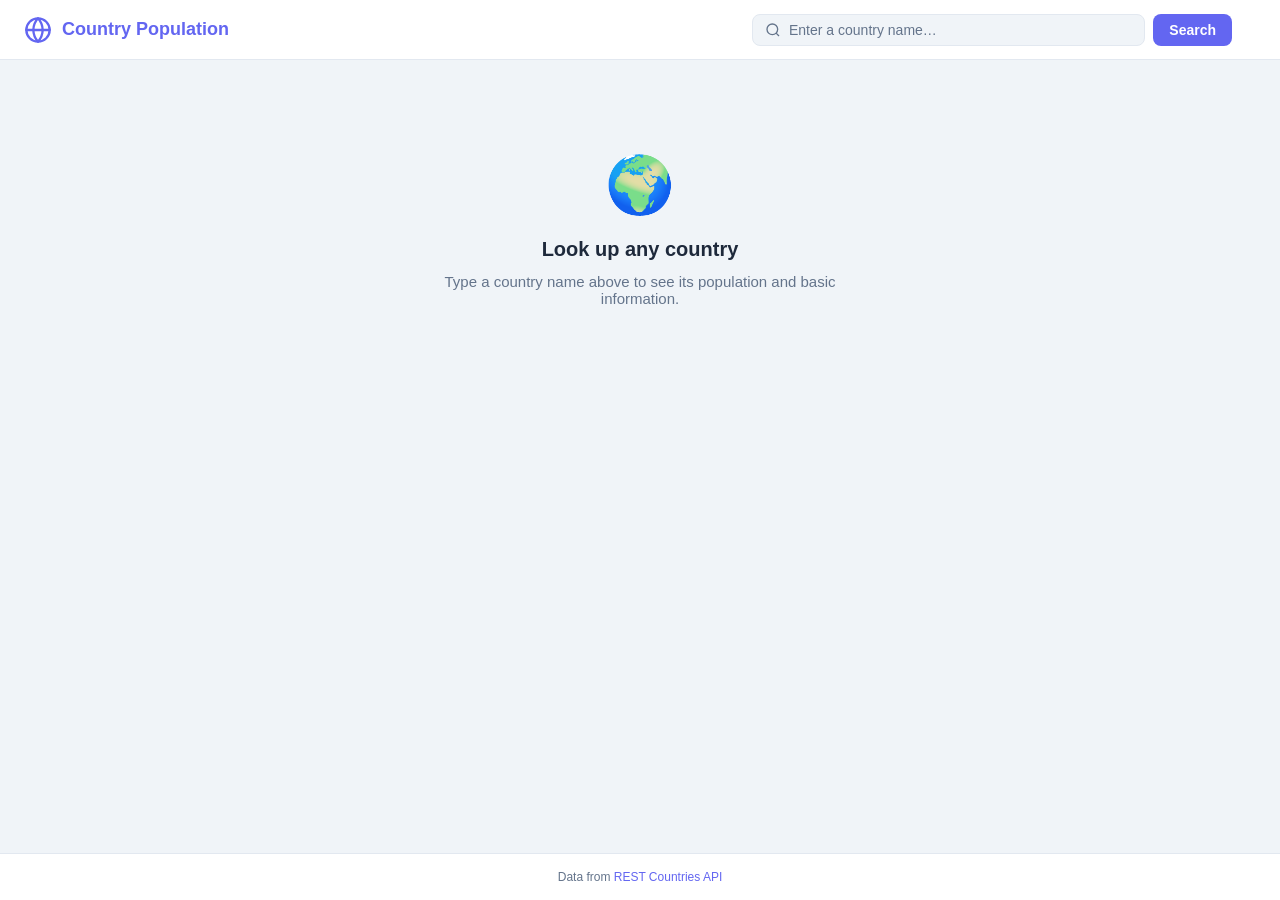
<file: population.html>
<!DOCTYPE html>
<html lang="en">
<head>
<meta charset="utf-8">
<meta name="viewport" content="width=device-width, initial-scale=1">
<title>Country Population</title>
<style>
  :root {
    --bg-primary: #f0f4f8;
    --bg-card: #ffffff;
    --accent: #6366f1;
    --accent-light: #e0e7ff;
    --text-primary: #1e293b;
    --text-secondary: #64748b;
    --danger: #ef4444;
    --border: #e2e8f0;
    --radius: 12px;
    --shadow: 0 1px 3px rgba(0,0,0,0.08), 0 1px 2px rgba(0,0,0,0.06);
    --shadow-lg: 0 4px 12px rgba(0,0,0,0.1);
  }

  * { margin: 0; padding: 0; box-sizing: border-box; }

  body {
    font-family: -apple-system, BlinkMacSystemFont, "Segoe UI", Roboto, sans-serif;
    background: var(--bg-primary);
    color: var(--text-primary);
    min-height: 100vh;
    display: flex;
    flex-direction: column;
  }

  header {
    display: flex;
    align-items: center;
    justify-content: space-between;
    padding: 0 24px;
    height: 60px;
    background: var(--bg-card);
    border-bottom: 1px solid var(--border);
    flex-shrink: 0;
    position: sticky;
    top: 0;
    z-index: 10;
  }

  .logo {
    display: flex;
    align-items: center;
    gap: 10px;
    font-size: 18px;
    font-weight: 700;
    color: var(--accent);
    flex-shrink: 0;
  }

  .logo svg { width: 28px; height: 28px; }

  .search-form {
    display: flex;
    align-items: center;
    flex: 1;
    max-width: 480px;
    margin: 0 24px;
  }

  .search-wrapper {
    position: relative;
    flex: 1;
  }

  .search-box {
    display: flex;
    align-items: center;
    background: var(--bg-primary);
    border: 1px solid var(--border);
    border-radius: 8px;
    padding: 7px 12px;
    gap: 8px;
    width: 100%;
    transition: border-color 0.15s, box-shadow 0.15s;
  }

  .search-box:focus-within {
    border-color: var(--accent);
    box-shadow: 0 0 0 3px rgba(99,102,241,0.12);
  }

  .search-box svg { flex-shrink: 0; color: var(--text-secondary); }

  .search-box input {
    border: none;
    background: transparent;
    outline: none;
    font-size: 14px;
    width: 100%;
    color: var(--text-primary);
  }

  .search-box input::placeholder { color: var(--text-secondary); }

  .country-dropdown {
    position: absolute;
    top: calc(100% + 4px);
    left: 0;
    right: 0;
    background: var(--bg-card);
    border: 1px solid var(--border);
    border-radius: 8px;
    box-shadow: var(--shadow-lg);
    z-index: 200;
    overflow: hidden;
    max-height: 260px;
    overflow-y: auto;
  }

  .country-dropdown[hidden] { display: none; }

  .country-dropdown-item {
    display: flex;
    align-items: center;
    gap: 10px;
    padding: 10px 14px;
    cursor: pointer;
    font-size: 14px;
    transition: background 0.1s;
    border-bottom: 1px solid var(--border);
  }

  .country-dropdown-item:last-child { border-bottom: none; }

  .country-dropdown-item:hover,
  .country-dropdown-item.highlighted {
    background: var(--accent-light);
  }

  .country-dropdown-item .country-flag {
    font-size: 20px;
    line-height: 1;
  }

  .country-dropdown-item .country-name {
    font-weight: 600;
    color: var(--text-primary);
  }

  .country-dropdown-item .country-region {
    font-size: 12px;
    color: var(--text-secondary);
    margin-left: auto;
    white-space: nowrap;
  }

  .country-dropdown-empty {
    padding: 12px 14px;
    font-size: 13px;
    color: var(--text-secondary);
    text-align: center;
    font-style: italic;
  }

  .search-btn {
    margin-left: 8px;
    padding: 8px 16px;
    background: var(--accent);
    color: white;
    border: none;
    border-radius: 8px;
    font-size: 14px;
    font-weight: 600;
    cursor: pointer;
    transition: background 0.15s;
    white-space: nowrap;
  }
  .search-btn:hover { background: #4f46e5; }
  .search-btn:disabled { background: var(--text-secondary); cursor: not-allowed; }

  .search-spinner {
    width: 14px;
    height: 14px;
    border: 2px solid var(--border);
    border-top-color: var(--accent);
    border-radius: 50%;
    animation: spin 0.7s linear infinite;
    flex-shrink: 0;
    display: none;
  }

  .search-spinner.visible { display: block; }

  main {
    flex: 1;
    padding: 32px 24px;
    max-width: 900px;
    width: 100%;
    margin: 0 auto;
  }

  .state { display: none; }
  .state.active {
    display: flex;
    animation: stateFadeIn 0.18s ease-out;
  }

  .state {
    flex-direction: column;
    align-items: center;
    justify-content: center;
    text-align: center;
    gap: 12px;
    padding: 60px 20px;
  }

  .welcome-icon { font-size: 56px; margin-bottom: 8px; }

  .state h2 { font-size: 20px; font-weight: 700; }
  .state p { font-size: 15px; color: var(--text-secondary); max-width: 400px; }

  .spinner {
    width: 36px;
    height: 36px;
    border: 3px solid var(--border);
    border-top-color: var(--accent);
    border-radius: 50%;
    animation: spin 0.8s linear infinite;
  }

  @keyframes spin { to { transform: rotate(360deg); } }

  .loading-text { font-size: 14px; color: var(--text-secondary); margin-top: 4px; }

  .retry-btn {
    margin-top: 8px;
    padding: 8px 20px;
    background: var(--accent);
    color: white;
    border: none;
    border-radius: 8px;
    font-size: 14px;
    cursor: pointer;
    transition: background 0.15s;
  }
  .retry-btn:hover { background: #4f46e5; }

  .country-card {
    width: 100%;
    background: var(--bg-card);
    border-radius: var(--radius);
    box-shadow: var(--shadow);
    overflow: hidden;
  }

  .country-header {
    display: flex;
    align-items: center;
    gap: 20px;
    padding: 28px 32px;
    background: linear-gradient(135deg, var(--accent), #818cf8);
    color: white;
  }

  .country-flag-large {
    font-size: 64px;
    line-height: 1;
  }

  .country-header-info h2 {
    font-size: 28px;
    font-weight: 700;
    color: white;
    text-align: left;
  }

  .country-header-info .official-name {
    font-size: 14px;
    opacity: 0.85;
    margin-top: 4px;
    text-align: left;
  }

  .population-highlight {
    padding: 28px 32px;
    text-align: center;
    border-bottom: 1px solid var(--border);
  }

  .population-label {
    font-size: 13px;
    font-weight: 600;
    text-transform: uppercase;
    letter-spacing: 0.05em;
    color: var(--text-secondary);
    margin-bottom: 8px;
  }

  .population-value {
    font-size: 48px;
    font-weight: 800;
    color: var(--accent);
    line-height: 1.1;
  }

  .population-approx {
    font-size: 14px;
    color: var(--text-secondary);
    margin-top: 6px;
  }

  .detail-grid {
    display: grid;
    grid-template-columns: repeat(3, 1fr);
    gap: 1px;
    background: var(--border);
  }

  .detail-cell {
    background: var(--bg-card);
    padding: 20px 16px;
    text-align: center;
  }

  .detail-cell .detail-label {
    font-size: 12px;
    font-weight: 600;
    text-transform: uppercase;
    letter-spacing: 0.04em;
    color: var(--text-secondary);
    margin-bottom: 6px;
  }

  .detail-cell .detail-value {
    font-size: 17px;
    font-weight: 700;
    color: var(--text-primary);
  }

  #result-state.active {
    padding: 32px 0;
  }

  footer {
    text-align: center;
    padding: 16px 24px;
    font-size: 12px;
    color: var(--text-secondary);
    border-top: 1px solid var(--border);
    background: var(--bg-card);
    margin-top: auto;
  }

  footer a {
    color: var(--accent);
    text-decoration: none;
  }

  footer a:hover { text-decoration: underline; }

  @keyframes stateFadeIn {
    from { opacity: 0; transform: translateY(5px); }
    to   { opacity: 1; transform: translateY(0); }
  }

  @media (max-width: 640px) {
    header {
      flex-wrap: wrap;
      height: auto;
      padding: 12px 16px;
      gap: 10px;
    }

    .search-form {
      order: 3;
      flex: 1 1 100%;
      margin: 0;
    }

    main { padding: 20px 16px; }

    .country-header {
      flex-direction: column;
      text-align: center;
      padding: 24px 20px;
    }

    .country-header-info h2 { text-align: center; }
    .country-header-info .official-name { text-align: center; }

    .population-value { font-size: 36px; }

    .detail-grid { grid-template-columns: 1fr 1fr; }
  }

  @media (max-width: 400px) {
    .detail-grid { grid-template-columns: 1fr; }
  }
</style>
</head>
<body>

<header>
  <div class="logo">
    <svg viewBox="0 0 24 24" fill="none" stroke="currentColor" stroke-width="2"
         stroke-linecap="round" stroke-linejoin="round" aria-hidden="true">
      <circle cx="12" cy="12" r="10"/>
      <line x1="2" y1="12" x2="22" y2="12"/>
      <path d="M12 2a15.3 15.3 0 0 1 4 10 15.3 15.3 0 0 1-4 10 15.3 15.3 0 0 1-4-10 15.3 15.3 0 0 1 4-10z"/>
    </svg>
    Country Population
  </div>

  <form class="search-form" id="search-form" role="search" aria-label="Search for a country">
    <div class="search-wrapper">
      <div class="search-box">
        <svg width="16" height="16" viewBox="0 0 24 24" fill="none"
             stroke="currentColor" stroke-width="2" aria-hidden="true">
          <circle cx="11" cy="11" r="8"/>
          <line x1="21" y1="21" x2="16.65" y2="16.65"/>
        </svg>
        <span class="search-spinner" id="search-spinner" aria-hidden="true"></span>
        <input
          type="search"
          id="country-input"
          placeholder="Enter a country name…"
          aria-label="Country name"
          aria-autocomplete="list"
          aria-controls="country-dropdown"
          autocomplete="off"
          autocorrect="off"
          spellcheck="false"
        >
      </div>
      <div id="country-dropdown" class="country-dropdown" role="listbox"
           aria-label="Country suggestions" hidden></div>
    </div>
    <button type="submit" class="search-btn" id="search-btn">Search</button>
  </form>
</header>

<main>
  <div class="state active" id="welcome-state" aria-live="polite">
    <div class="welcome-icon" aria-hidden="true">🌍</div>
    <h2>Look up any country</h2>
    <p>Type a country name above to see its population and basic information.</p>
  </div>

  <div class="state" id="loading-state" aria-live="polite" aria-label="Loading country data">
    <div class="spinner" role="status" aria-label="Loading"></div>
    <div class="loading-text" id="loading-text">Fetching country data…</div>
  </div>

  <div class="state" id="error-state" aria-live="assertive">
    <div class="error-icon" aria-hidden="true">⚠️</div>
    <h2 id="error-title">Something went wrong</h2>
    <p id="error-message">Unable to fetch country data. Please try again.</p>
    <button class="retry-btn" id="retry-btn" type="button">Try again</button>
  </div>

  <div class="state" id="result-state" aria-live="polite">
    <!-- populated by renderCountryData() -->
  </div>
</main>

<footer>
  Data from <a href="https://restcountries.com" target="_blank" rel="noopener">REST Countries API</a>
</footer>

<script>
(function () {
  "use strict";

  var API_BASE = "https://restcountries.com/v3.1";

  var input = document.getElementById("country-input");
  var dropdown = document.getElementById("country-dropdown");
  var form = document.getElementById("search-form");
  var retryBtn = document.getElementById("retry-btn");
  var searchBtn = document.getElementById("search-btn");

  var lastQuery = "";
  var highlightIndex = -1;
  var dropdownItems = [];
  var selectedCountry = null;
  var abortController = null;

  function showState(id) {
    var states = document.querySelectorAll(".state");
    for (var i = 0; i < states.length; i++) {
      states[i].classList.remove("active");
    }
    document.getElementById(id).classList.add("active");
  }

  function setSearchSpinner(visible) {
    var el = document.getElementById("search-spinner");
    if (el) el.classList.toggle("visible", !!visible);
  }

  function escapeHtml(str) {
    return String(str)
      .replace(/&/g, "&amp;")
      .replace(/</g, "&lt;")
      .replace(/>/g, "&gt;")
      .replace(/"/g, "&quot;")
      .replace(/'/g, "&#39;");
  }

  function formatPopulation(num) {
    return Number(num).toLocaleString();
  }

  function approximatePopulation(num) {
    var n = Number(num);
    if (n >= 1e9) return (n / 1e9).toFixed(2) + " billion";
    if (n >= 1e6) return (n / 1e6).toFixed(1) + " million";
    if (n >= 1e3) return (n / 1e3).toFixed(1) + " thousand";
    return String(n);
  }

  function debounce(fn, delay) {
    var timer;
    return function () {
      var args = arguments;
      var ctx = this;
      clearTimeout(timer);
      timer = setTimeout(function () { fn.apply(ctx, args); }, delay);
    };
  }

  function hideDropdown() {
    dropdown.setAttribute("hidden", "");
    dropdown.innerHTML = "";
    dropdownItems = [];
    highlightIndex = -1;
  }

  function showDropdown(countries) {
    dropdown.removeAttribute("hidden");
    dropdown.innerHTML = "";
    dropdownItems = [];
    highlightIndex = -1;

    if (countries.length === 0) {
      dropdown.innerHTML = '<div class="country-dropdown-empty">No countries found</div>';
      return;
    }

    for (var i = 0; i < countries.length; i++) {
      var c = countries[i];
      var item = document.createElement("div");
      item.className = "country-dropdown-item";
      item.setAttribute("role", "option");
      item.setAttribute("data-index", String(i));
      item.innerHTML =
        '<span class="country-flag">' + (c.flag || "") + "</span>" +
        '<span class="country-name">' + escapeHtml(c.name.common) + "</span>" +
        '<span class="country-region">' + escapeHtml(c.region || "") + "</span>";
      item.addEventListener("click", (function (country) {
        return function () { selectCountry(country); };
      })(c));
      dropdown.appendChild(item);
      dropdownItems.push(item);
    }
  }

  function highlightItem(idx) {
    for (var i = 0; i < dropdownItems.length; i++) {
      dropdownItems[i].classList.remove("highlighted");
    }
    highlightIndex = idx;
    if (idx >= 0 && idx < dropdownItems.length) {
      dropdownItems[idx].classList.add("highlighted");
      dropdownItems[idx].scrollIntoView({ block: "nearest" });
    }
  }

  var searchCountries = debounce(function (query) {
    if (query.length < 2) {
      hideDropdown();
      return;
    }

    if (abortController) abortController.abort();
    abortController = new AbortController();

    setSearchSpinner(true);
    fetch(API_BASE + "/name/" + encodeURIComponent(query) + "?fields=name,population,region,subregion,capital,flags,flag,area,languages,currencies", {
      signal: abortController.signal
    })
      .then(function (res) {
        if (res.status === 404) return [];
        if (!res.ok) throw new Error("API error: " + res.status);
        return res.json();
      })
      .then(function (data) {
        setSearchSpinner(false);
        if (!Array.isArray(data)) {
          showDropdown([]);
          return;
        }
        data.sort(function (a, b) {
          var q = query.toLowerCase();
          var aName = a.name.common.toLowerCase();
          var bName = b.name.common.toLowerCase();
          var aExact = aName === q ? 0 : 1;
          var bExact = bName === q ? 0 : 1;
          if (aExact !== bExact) return aExact - bExact;
          var aStarts = aName.indexOf(q) === 0 ? 0 : 1;
          var bStarts = bName.indexOf(q) === 0 ? 0 : 1;
          if (aStarts !== bStarts) return aStarts - bStarts;
          return b.population - a.population;
        });
        showDropdown(data.slice(0, 8));
      })
      .catch(function (err) {
        setSearchSpinner(false);
        if (err.name === "AbortError") return;
        showDropdown([]);
      });
  }, 300);

  function selectCountry(country) {
    selectedCountry = country;
    input.value = country.name.common;
    hideDropdown();
    fetchCountryData(country.name.common);
  }

  function fetchCountryData(name) {
    showState("loading-state");

    if (abortController) abortController.abort();
    abortController = new AbortController();

    fetch(API_BASE + "/name/" + encodeURIComponent(name) + "?fullText=true&fields=name,population,region,subregion,capital,flags,flag,area,languages,currencies", {
      signal: abortController.signal
    })
      .then(function (res) {
        if (res.status === 404) {
          throw { notFound: true };
        }
        if (!res.ok) throw new Error("API error: " + res.status);
        return res.json();
      })
      .then(function (data) {
        if (!Array.isArray(data) || data.length === 0) {
          throw { notFound: true };
        }
        renderCountryData(data[0]);
        showState("result-state");
      })
      .catch(function (err) {
        if (err && err.name === "AbortError") return;
        if (err && err.notFound) {
          document.getElementById("error-title").textContent = "Country not found";
          document.getElementById("error-message").textContent =
            'No country matches "' + name + '". Check the spelling and try again.';
        } else if (!navigator.onLine) {
          document.getElementById("error-title").textContent = "No connection";
          document.getElementById("error-message").textContent =
            "You appear to be offline. Please check your internet connection.";
        } else {
          document.getElementById("error-title").textContent = "Something went wrong";
          document.getElementById("error-message").textContent =
            "Unable to fetch country data. Please try again.";
        }
        showState("error-state");
      });
  }

  function renderCountryData(c) {
    var container = document.getElementById("result-state");

    var capital = Array.isArray(c.capital) && c.capital.length > 0 ? c.capital.join(", ") : "N/A";
    var languages = "";
    if (c.languages) {
      var langList = Object.values(c.languages);
      languages = langList.join(", ");
    }
    var currencies = "";
    if (c.currencies) {
      var currList = [];
      var keys = Object.keys(c.currencies);
      for (var i = 0; i < keys.length; i++) {
        var cur = c.currencies[keys[i]];
        currList.push(cur.name + (cur.symbol ? " (" + cur.symbol + ")" : ""));
      }
      currencies = currList.join(", ");
    }
    var areaFormatted = c.area ? Number(c.area).toLocaleString() + " km²" : "N/A";

    var officialName = c.name.official && c.name.official !== c.name.common
      ? c.name.official : "";

    container.innerHTML =
      '<div class="country-card">' +
        '<div class="country-header">' +
          '<div class="country-flag-large">' + (c.flag || "") + '</div>' +
          '<div class="country-header-info">' +
            '<h2>' + escapeHtml(c.name.common) + '</h2>' +
            (officialName ? '<div class="official-name">' + escapeHtml(officialName) + '</div>' : '') +
          '</div>' +
        '</div>' +
        '<div class="population-highlight">' +
          '<div class="population-label">Population</div>' +
          '<div class="population-value">' + escapeHtml(formatPopulation(c.population)) + '</div>' +
          '<div class="population-approx">Approximately ' + escapeHtml(approximatePopulation(c.population)) + '</div>' +
        '</div>' +
        '<div class="detail-grid">' +
          '<div class="detail-cell"><div class="detail-label">Region</div><div class="detail-value">' + escapeHtml(c.region || "N/A") + '</div></div>' +
          '<div class="detail-cell"><div class="detail-label">Subregion</div><div class="detail-value">' + escapeHtml(c.subregion || "N/A") + '</div></div>' +
          '<div class="detail-cell"><div class="detail-label">Capital</div><div class="detail-value">' + escapeHtml(capital) + '</div></div>' +
          '<div class="detail-cell"><div class="detail-label">Area</div><div class="detail-value">' + escapeHtml(areaFormatted) + '</div></div>' +
          '<div class="detail-cell"><div class="detail-label">Languages</div><div class="detail-value">' + escapeHtml(languages || "N/A") + '</div></div>' +
          '<div class="detail-cell"><div class="detail-label">Currency</div><div class="detail-value">' + escapeHtml(currencies || "N/A") + '</div></div>' +
        '</div>' +
      '</div>';
  }

  input.addEventListener("input", function () {
    var q = input.value.trim();
    if (q !== lastQuery) {
      lastQuery = q;
      selectedCountry = null;
      searchCountries(q);
    }
  });

  input.addEventListener("keydown", function (e) {
    if (dropdown.hasAttribute("hidden")) return;

    if (e.key === "ArrowDown") {
      e.preventDefault();
      highlightItem(Math.min(highlightIndex + 1, dropdownItems.length - 1));
    } else if (e.key === "ArrowUp") {
      e.preventDefault();
      highlightItem(Math.max(highlightIndex - 1, 0));
    } else if (e.key === "Enter" && highlightIndex >= 0) {
      e.preventDefault();
      dropdownItems[highlightIndex].click();
    } else if (e.key === "Escape") {
      hideDropdown();
    }
  });

  form.addEventListener("submit", function (e) {
    e.preventDefault();
    hideDropdown();
    var q = input.value.trim();
    if (!q) return;
    fetchCountryData(q);
  });

  retryBtn.addEventListener("click", function () {
    var q = input.value.trim();
    if (q) fetchCountryData(q);
    else showState("welcome-state");
  });

  document.addEventListener("click", function (e) {
    if (!e.target.closest(".search-wrapper")) {
      hideDropdown();
    }
  });
})();
</script>
</body>
</html>
</file>
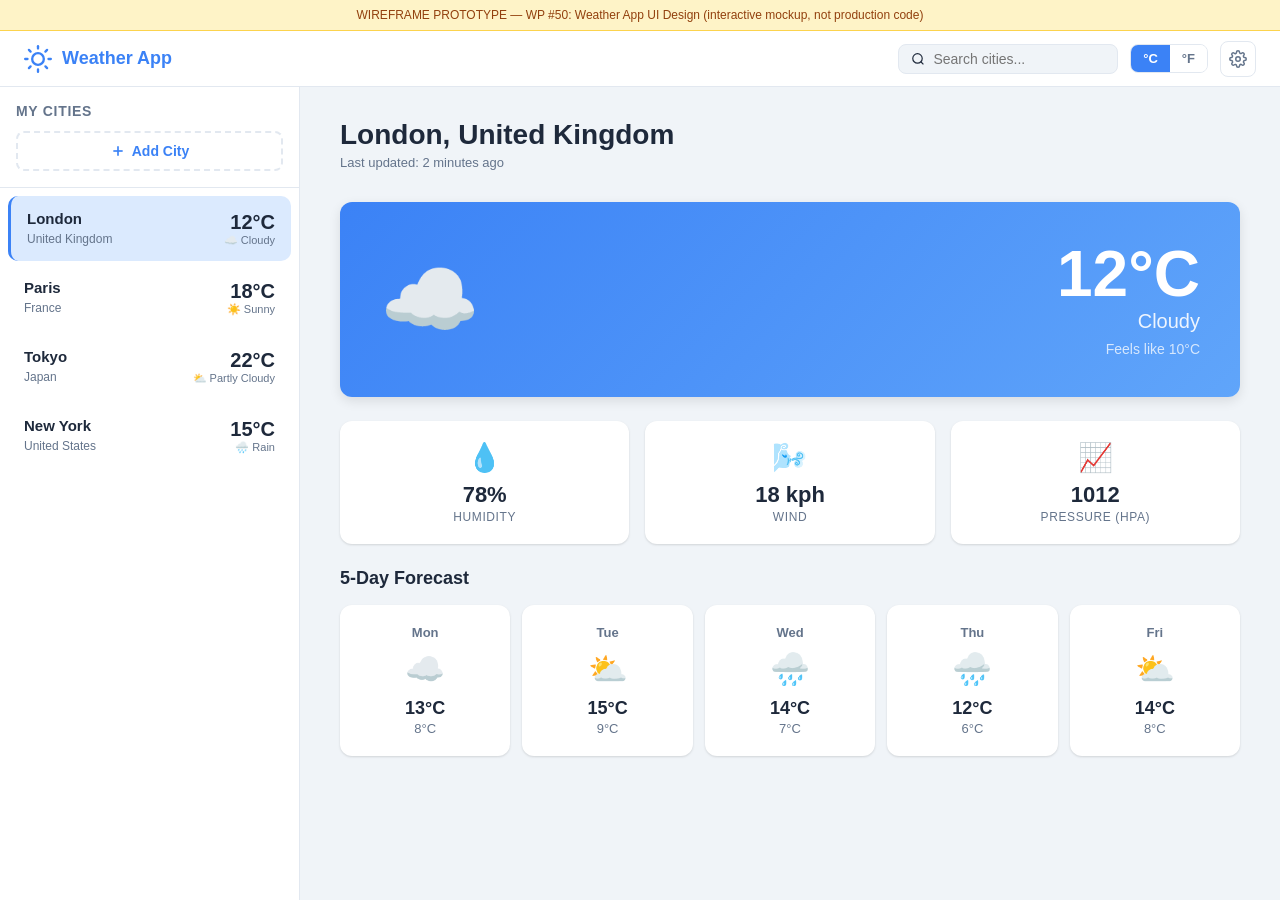
<file: docs/wireframes/weather-app.html>
<!DOCTYPE html>
<html lang="en">
<head>
<meta charset="utf-8">
<meta name="viewport" content="width=device-width, initial-scale=1">
<title>Weather App — UI Wireframe</title>
<style>
  :root {
    --bg-primary: #f0f4f8;
    --bg-card: #ffffff;
    --accent: #3b82f6;
    --accent-light: #dbeafe;
    --text-primary: #1e293b;
    --text-secondary: #64748b;
    --danger: #ef4444;
    --border: #e2e8f0;
    --radius: 12px;
    --shadow: 0 1px 3px rgba(0,0,0,0.08), 0 1px 2px rgba(0,0,0,0.06);
    --shadow-lg: 0 4px 12px rgba(0,0,0,0.1);
  }

  * { margin: 0; padding: 0; box-sizing: border-box; }

  body {
    font-family: -apple-system, BlinkMacSystemFont, "Segoe UI", Roboto, sans-serif;
    background: var(--bg-primary);
    color: var(--text-primary);
    height: 100vh;
    display: flex;
    flex-direction: column;
    overflow: hidden;
  }

  /* ── Header ────────────────────────────────────────────────── */
  header {
    display: flex;
    align-items: center;
    justify-content: space-between;
    padding: 0 24px;
    height: 56px;
    background: var(--bg-card);
    border-bottom: 1px solid var(--border);
    flex-shrink: 0;
  }

  .logo {
    display: flex;
    align-items: center;
    gap: 10px;
    font-size: 18px;
    font-weight: 700;
    color: var(--accent);
  }

  .logo svg { width: 28px; height: 28px; }

  .header-actions {
    display: flex;
    align-items: center;
    gap: 12px;
  }

  .search-box {
    display: flex;
    align-items: center;
    background: var(--bg-primary);
    border: 1px solid var(--border);
    border-radius: 8px;
    padding: 6px 12px;
    gap: 8px;
    width: 220px;
    transition: border-color 0.15s;
  }

  .search-box:focus-within { border-color: var(--accent); }
  .search-box input {
    border: none;
    background: transparent;
    outline: none;
    font-size: 14px;
    width: 100%;
    color: var(--text-primary);
  }

  .icon-btn {
    width: 36px;
    height: 36px;
    border-radius: 8px;
    border: 1px solid var(--border);
    background: var(--bg-card);
    cursor: pointer;
    display: flex;
    align-items: center;
    justify-content: center;
    color: var(--text-secondary);
    transition: background 0.15s, color 0.15s;
  }
  .icon-btn:hover { background: var(--bg-primary); color: var(--text-primary); }

  /* ── Unit Toggle ───────────────────────────────────────────── */
  .unit-toggle {
    display: flex;
    border-radius: 8px;
    overflow: hidden;
    border: 1px solid var(--border);
  }
  .unit-toggle button {
    padding: 6px 12px;
    border: none;
    background: var(--bg-card);
    cursor: pointer;
    font-size: 13px;
    font-weight: 600;
    color: var(--text-secondary);
    transition: background 0.15s, color 0.15s;
  }
  .unit-toggle button.active {
    background: var(--accent);
    color: white;
  }

  /* ── Main Layout ───────────────────────────────────────────── */
  .app {
    display: flex;
    flex: 1;
    overflow: hidden;
  }

  /* ── City List Panel ───────────────────────────────────────── */
  .city-panel {
    width: 300px;
    flex-shrink: 0;
    background: var(--bg-card);
    border-right: 1px solid var(--border);
    display: flex;
    flex-direction: column;
    overflow: hidden;
  }

  .city-panel-header {
    padding: 16px;
    border-bottom: 1px solid var(--border);
    flex-shrink: 0;
  }

  .city-panel-header h2 {
    font-size: 14px;
    font-weight: 600;
    text-transform: uppercase;
    letter-spacing: 0.05em;
    color: var(--text-secondary);
    margin-bottom: 12px;
  }

  .add-city-btn {
    width: 100%;
    padding: 10px;
    border-radius: 8px;
    border: 2px dashed var(--border);
    background: transparent;
    cursor: pointer;
    font-size: 14px;
    font-weight: 600;
    color: var(--accent);
    display: flex;
    align-items: center;
    justify-content: center;
    gap: 6px;
    transition: border-color 0.15s, background 0.15s;
  }
  .add-city-btn:hover {
    border-color: var(--accent);
    background: var(--accent-light);
  }

  .city-list {
    flex: 1;
    overflow-y: auto;
    padding: 8px;
    list-style: none;
  }

  .city-card {
    padding: 14px 16px;
    border-radius: 10px;
    cursor: pointer;
    display: flex;
    align-items: center;
    justify-content: space-between;
    margin-bottom: 4px;
    transition: background 0.15s;
    position: relative;
  }
  .city-card:hover { background: var(--bg-primary); }
  .city-card.selected {
    background: var(--accent-light);
    border-left: 3px solid var(--accent);
  }

  .city-card-info h3 {
    font-size: 15px;
    font-weight: 600;
    margin-bottom: 2px;
  }
  .city-card-info span {
    font-size: 12px;
    color: var(--text-secondary);
  }

  .city-card-temp {
    text-align: right;
  }
  .city-card-temp .temp {
    font-size: 20px;
    font-weight: 700;
  }
  .city-card-temp .condition {
    font-size: 11px;
    color: var(--text-secondary);
  }

  .city-card .delete-btn {
    position: absolute;
    top: 8px;
    right: 8px;
    width: 22px;
    height: 22px;
    border-radius: 50%;
    border: none;
    background: transparent;
    color: var(--text-secondary);
    cursor: pointer;
    display: none;
    align-items: center;
    justify-content: center;
    font-size: 14px;
    transition: background 0.15s, color 0.15s;
  }
  .city-card:hover .delete-btn { display: flex; }
  .city-card .delete-btn:hover { background: var(--danger); color: white; }

  /* ── Weather Display Panel ─────────────────────────────────── */
  .weather-panel {
    flex: 1;
    overflow-y: auto;
    padding: 32px 40px;
  }

  .weather-header {
    margin-bottom: 32px;
  }
  .weather-header h1 {
    font-size: 28px;
    font-weight: 700;
    margin-bottom: 4px;
  }
  .weather-header .updated {
    font-size: 13px;
    color: var(--text-secondary);
  }

  .current-weather {
    background: linear-gradient(135deg, #3b82f6, #60a5fa);
    color: white;
    border-radius: var(--radius);
    padding: 40px;
    display: flex;
    align-items: center;
    justify-content: space-between;
    box-shadow: var(--shadow-lg);
    margin-bottom: 24px;
  }

  .current-weather .weather-icon {
    font-size: 80px;
    line-height: 1;
  }

  .current-weather .temp-block {
    text-align: right;
  }
  .current-weather .temp-value {
    font-size: 64px;
    font-weight: 800;
    line-height: 1;
  }
  .current-weather .condition-label {
    font-size: 20px;
    font-weight: 500;
    opacity: 0.9;
    margin-top: 4px;
  }
  .current-weather .feels-like {
    font-size: 14px;
    opacity: 0.75;
    margin-top: 8px;
  }

  /* ── Detail Cards ──────────────────────────────────────────── */
  .detail-row {
    display: grid;
    grid-template-columns: repeat(3, 1fr);
    gap: 16px;
    margin-bottom: 24px;
  }

  .detail-card {
    background: var(--bg-card);
    border-radius: var(--radius);
    padding: 20px;
    box-shadow: var(--shadow);
    text-align: center;
  }
  .detail-card .detail-icon {
    font-size: 28px;
    margin-bottom: 8px;
  }
  .detail-card .detail-value {
    font-size: 22px;
    font-weight: 700;
    margin-bottom: 2px;
  }
  .detail-card .detail-label {
    font-size: 12px;
    color: var(--text-secondary);
    text-transform: uppercase;
    letter-spacing: 0.05em;
  }

  /* ── Forecast ──────────────────────────────────────────────── */
  .forecast-section h2 {
    font-size: 18px;
    font-weight: 700;
    margin-bottom: 16px;
  }

  .forecast-row {
    display: grid;
    grid-template-columns: repeat(5, 1fr);
    gap: 12px;
  }

  .forecast-day {
    background: var(--bg-card);
    border-radius: var(--radius);
    padding: 20px 12px;
    text-align: center;
    box-shadow: var(--shadow);
    transition: transform 0.15s, box-shadow 0.15s;
  }
  .forecast-day:hover {
    transform: translateY(-2px);
    box-shadow: var(--shadow-lg);
  }

  .forecast-day .day-label {
    font-size: 13px;
    font-weight: 600;
    color: var(--text-secondary);
    margin-bottom: 10px;
  }
  .forecast-day .day-icon {
    font-size: 32px;
    margin-bottom: 10px;
  }
  .forecast-day .day-temp {
    font-size: 18px;
    font-weight: 700;
  }
  .forecast-day .day-temp-low {
    font-size: 13px;
    color: var(--text-secondary);
    margin-top: 2px;
  }

  /* ── Empty State ───────────────────────────────────────────── */
  .empty-state {
    flex: 1;
    display: none;
    flex-direction: column;
    align-items: center;
    justify-content: center;
    text-align: center;
    padding: 40px;
    color: var(--text-secondary);
  }
  .empty-state .empty-icon { font-size: 64px; margin-bottom: 16px; }
  .empty-state h2 { font-size: 20px; color: var(--text-primary); margin-bottom: 8px; }
  .empty-state p { font-size: 14px; margin-bottom: 24px; }
  .empty-state button {
    padding: 10px 24px;
    border-radius: 8px;
    border: none;
    background: var(--accent);
    color: white;
    font-size: 14px;
    font-weight: 600;
    cursor: pointer;
    transition: background 0.15s;
  }
  .empty-state button:hover { background: #2563eb; }

  /* ── Wireframe Banner ──────────────────────────────────────── */
  .wireframe-banner {
    background: #fef3c7;
    border-bottom: 1px solid #fcd34d;
    padding: 8px 24px;
    font-size: 12px;
    color: #92400e;
    text-align: center;
    flex-shrink: 0;
  }

  /* ── Modal (Add City) ──────────────────────────────────────── */
  .modal-overlay {
    display: none;
    position: fixed;
    inset: 0;
    background: rgba(0,0,0,0.4);
    z-index: 100;
    align-items: center;
    justify-content: center;
  }
  .modal-overlay.visible { display: flex; }

  .modal {
    background: var(--bg-card);
    border-radius: var(--radius);
    padding: 24px;
    width: 380px;
    box-shadow: 0 20px 60px rgba(0,0,0,0.2);
  }
  .modal h2 { font-size: 18px; margin-bottom: 16px; }
  .modal input {
    width: 100%;
    padding: 10px 14px;
    border: 1px solid var(--border);
    border-radius: 8px;
    font-size: 14px;
    outline: none;
    margin-bottom: 12px;
  }
  .modal input:focus { border-color: var(--accent); }

  .modal-suggestions {
    list-style: none;
    max-height: 200px;
    overflow-y: auto;
  }
  .modal-suggestions li {
    padding: 10px 14px;
    border-radius: 8px;
    cursor: pointer;
    font-size: 14px;
    transition: background 0.1s;
  }
  .modal-suggestions li:hover { background: var(--accent-light); }

  .modal-footer {
    display: flex;
    justify-content: flex-end;
    margin-top: 16px;
  }
  .modal-footer button {
    padding: 8px 16px;
    border-radius: 8px;
    border: 1px solid var(--border);
    background: var(--bg-card);
    cursor: pointer;
    font-size: 14px;
    color: var(--text-secondary);
  }

  /* ── Mobile ────────────────────────────────────────────────── */
  @media (max-width: 767px) {
    .app { flex-direction: column; }
    .city-panel {
      width: 100%;
      max-height: 40vh;
      border-right: none;
      border-bottom: 1px solid var(--border);
    }
    .weather-panel { padding: 20px; }
    .current-weather { padding: 24px; flex-direction: column; text-align: center; gap: 16px; }
    .current-weather .temp-block { text-align: center; }
    .current-weather .temp-value { font-size: 48px; }
    .detail-row { grid-template-columns: repeat(3, 1fr); gap: 8px; }
    .forecast-row { grid-template-columns: repeat(5, 1fr); gap: 6px; }
    .forecast-day { padding: 12px 6px; }
    .search-box { width: 140px; }
  }

  @media (max-width: 480px) {
    .forecast-row { grid-template-columns: repeat(3, 1fr); }
    .detail-row { grid-template-columns: 1fr; }
  }
</style>
</head>
<body>

<!-- Wireframe notice -->
<div class="wireframe-banner">
  WIREFRAME PROTOTYPE — WP #50: Weather App UI Design (interactive mockup, not production code)
</div>

<!-- Header -->
<header>
  <div class="logo">
    <svg viewBox="0 0 24 24" fill="none" stroke="currentColor" stroke-width="2"
         stroke-linecap="round" stroke-linejoin="round">
      <circle cx="12" cy="12" r="5"/>
      <line x1="12" y1="1" x2="12" y2="3"/>
      <line x1="12" y1="21" x2="12" y2="23"/>
      <line x1="4.22" y1="4.22" x2="5.64" y2="5.64"/>
      <line x1="18.36" y1="18.36" x2="19.78" y2="19.78"/>
      <line x1="1" y1="12" x2="3" y2="12"/>
      <line x1="21" y1="12" x2="23" y2="12"/>
      <line x1="4.22" y1="19.78" x2="5.64" y2="18.36"/>
      <line x1="18.36" y1="5.64" x2="19.78" y2="4.22"/>
    </svg>
    Weather App
  </div>
  <div class="header-actions">
    <div class="search-box">
      <svg width="16" height="16" viewBox="0 0 24 24" fill="none"
           stroke="currentColor" stroke-width="2">
        <circle cx="11" cy="11" r="8"/><line x1="21" y1="21" x2="16.65" y2="16.65"/>
      </svg>
      <input type="text" placeholder="Search cities..." aria-label="Search cities">
    </div>
    <div class="unit-toggle" role="radiogroup" aria-label="Temperature unit">
      <button class="active" role="radio" aria-checked="true" id="btn-c">°C</button>
      <button role="radio" aria-checked="false" id="btn-f">°F</button>
    </div>
    <button class="icon-btn" aria-label="Settings" title="Settings">
      <svg width="18" height="18" viewBox="0 0 24 24" fill="none"
           stroke="currentColor" stroke-width="2" stroke-linecap="round">
        <circle cx="12" cy="12" r="3"/>
        <path d="M19.4 15a1.65 1.65 0 0 0 .33 1.82l.06.06a2 2 0 1 1-2.83
          2.83l-.06-.06a1.65 1.65 0 0 0-1.82-.33 1.65 1.65 0 0
          0-1 1.51V21a2 2 0 0 1-4 0v-.09A1.65 1.65 0 0 0 9
          19.4a1.65 1.65 0 0 0-1.82.33l-.06.06a2 2 0 1
          1-2.83-2.83l.06-.06A1.65 1.65 0 0 0 4.68
          15a1.65 1.65 0 0 0-1.51-1H3a2 2 0 0 1
          0-4h.09A1.65 1.65 0 0 0 4.6 9a1.65 1.65
          0 0 0-.33-1.82l-.06-.06a2 2 0 1 1
          2.83-2.83l.06.06A1.65 1.65 0 0 0 9
          4.68a1.65 1.65 0 0 0 1-1.51V3a2 2 0 0
          1 4 0v.09a1.65 1.65 0 0 0 1 1.51 1.65
          1.65 0 0 0 1.82-.33l.06-.06a2 2 0 1 1
          2.83 2.83l-.06.06a1.65 1.65 0 0 0-.33
          1.82V9c.26.604.852.997 1.51 1H21a2 2 0 0 1 0 4h-.09a1.65
          1.65 0 0 0-1.51 1z"/>
      </svg>
    </button>
  </div>
</header>

<!-- Main Layout -->
<div class="app">

  <!-- City List -->
  <aside class="city-panel">
    <div class="city-panel-header">
      <h2>My Cities</h2>
      <button class="add-city-btn" id="add-city-trigger" aria-label="Add a new city">
        <svg width="16" height="16" viewBox="0 0 24 24" fill="none"
             stroke="currentColor" stroke-width="2.5">
          <line x1="12" y1="5" x2="12" y2="19"/>
          <line x1="5" y1="12" x2="19" y2="12"/>
        </svg>
        Add City
      </button>
    </div>
    <ul class="city-list" role="listbox" aria-label="Saved cities" id="city-list">
      <!-- populated by JS -->
    </ul>
  </aside>

  <!-- Weather Display -->
  <main class="weather-panel" id="weather-panel">
    <!-- filled by JS on selection -->
  </main>

  <!-- Empty State (shown when no cities) -->
  <div class="empty-state" id="empty-state">
    <div class="empty-icon" aria-hidden="true">&#127326;</div>
    <h2>No cities added yet</h2>
    <p>Add a city to see its current weather and forecast.</p>
    <button id="empty-add-btn">Add Your First City</button>
  </div>
</div>

<!-- Add City Modal -->
<div class="modal-overlay" id="modal-overlay">
  <div class="modal" role="dialog" aria-label="Add a city">
    <h2>Add a City</h2>
    <input type="text" id="city-search-input" placeholder="Type a city name..."
           aria-label="City name">
    <ul class="modal-suggestions" id="modal-suggestions">
      <li data-city="berlin">Berlin, Germany</li>
      <li data-city="sydney">Sydney, Australia</li>
      <li data-city="mumbai">Mumbai, India</li>
      <li data-city="cairo">Cairo, Egypt</li>
      <li data-city="saopaulo">S&atilde;o Paulo, Brazil</li>
    </ul>
    <div class="modal-footer">
      <button id="modal-close">Cancel</button>
    </div>
  </div>
</div>

<script>
(function () {
  "use strict";

  var useFahrenheit = false;

  var CITIES = [
    { id: "london",   name: "London",   country: "United Kingdom", tempC: 12, condition: "Cloudy",        icon: "☁️", humidity: 78, windKph: 18,  pressureHpa: 1012, forecast: [{d:"Mon",hi:13,lo:8,ic:"☁️"},{d:"Tue",hi:15,lo:9,ic:"⛅"},{d:"Wed",hi:14,lo:7,ic:"🌧️"},{d:"Thu",hi:12,lo:6,ic:"🌧️"},{d:"Fri",hi:14,lo:8,ic:"⛅"}] },
    { id: "paris",    name: "Paris",    country: "France",         tempC: 18, condition: "Sunny",          icon: "☀️", humidity: 52, windKph: 10,  pressureHpa: 1018, forecast: [{d:"Mon",hi:19,lo:12,ic:"☀️"},{d:"Tue",hi:21,lo:13,ic:"☀️"},{d:"Wed",hi:20,lo:11,ic:"⛅"},{d:"Thu",hi:18,lo:10,ic:"☁️"},{d:"Fri",hi:17,lo:9,ic:"🌧️"}] },
    { id: "tokyo",    name: "Tokyo",    country: "Japan",          tempC: 22, condition: "Partly Cloudy",  icon: "⛅",       humidity: 65, windKph: 12,  pressureHpa: 1013, forecast: [{d:"Mon",hi:23,lo:17,ic:"⛅"},{d:"Tue",hi:25,lo:18,ic:"☀️"},{d:"Wed",hi:24,lo:17,ic:"☀️"},{d:"Thu",hi:21,lo:15,ic:"🌧️"},{d:"Fri",hi:20,lo:14,ic:"☁️"}] },
    { id: "newyork",  name: "New York", country: "United States",  tempC: 15, condition: "Rain",           icon: "🌧️", humidity: 82, windKph: 22,  pressureHpa: 1008, forecast: [{d:"Mon",hi:16,lo:10,ic:"🌧️"},{d:"Tue",hi:18,lo:11,ic:"⛅"},{d:"Wed",hi:20,lo:12,ic:"☀️"},{d:"Thu",hi:19,lo:11,ic:"☀️"},{d:"Fri",hi:17,lo:10,ic:"☁️"}] }
  ];

  var selectedId = "london";

  function cToF(c) { return Math.round(c * 9 / 5 + 32); }
  function tempStr(c) { return useFahrenheit ? cToF(c) + "°F" : c + "°C"; }
  function feelsLike(c) { return tempStr(c - 2); }

  function renderCityList() {
    var ul = document.getElementById("city-list");
    ul.innerHTML = "";
    CITIES.forEach(function (city) {
      var li = document.createElement("li");
      li.className = "city-card" + (city.id === selectedId ? " selected" : "");
      li.setAttribute("role", "option");
      li.setAttribute("aria-selected", city.id === selectedId ? "true" : "false");
      li.innerHTML =
        '<div class="city-card-info"><h3>' + city.name + '</h3><span>' + city.country + '</span></div>' +
        '<div class="city-card-temp"><div class="temp">' + tempStr(city.tempC) + '</div>' +
        '<div class="condition">' + city.icon + ' ' + city.condition + '</div></div>' +
        '<button class="delete-btn" title="Remove ' + city.name + '" aria-label="Remove ' + city.name + '">&times;</button>';

      li.addEventListener("click", function (e) {
        if (e.target.closest(".delete-btn")) {
          CITIES = CITIES.filter(function (c) { return c.id !== city.id; });
          if (selectedId === city.id) selectedId = CITIES.length ? CITIES[0].id : null;
          render();
          return;
        }
        selectedId = city.id;
        render();
      });
      ul.appendChild(li);
    });
  }

  function renderWeather() {
    var panel = document.getElementById("weather-panel");
    var empty = document.getElementById("empty-state");

    if (!CITIES.length || !selectedId) {
      panel.style.display = "none";
      empty.style.display = "flex";
      return;
    }
    panel.style.display = "";
    empty.style.display = "none";

    var city = CITIES.find(function (c) { return c.id === selectedId; });
    if (!city) return;

    var forecastHtml = city.forecast.map(function (f) {
      return '<div class="forecast-day">' +
        '<div class="day-label">' + f.d + '</div>' +
        '<div class="day-icon">' + f.ic + '</div>' +
        '<div class="day-temp">' + tempStr(f.hi) + '</div>' +
        '<div class="day-temp-low">' + tempStr(f.lo) + '</div></div>';
    }).join("");

    panel.innerHTML =
      '<div class="weather-header">' +
        '<h1>' + city.name + ', ' + city.country + '</h1>' +
        '<div class="updated">Last updated: 2 minutes ago</div>' +
      '</div>' +
      '<div class="current-weather">' +
        '<div class="weather-icon" aria-label="' + city.condition + '">' + city.icon + '</div>' +
        '<div class="temp-block">' +
          '<div class="temp-value">' + tempStr(city.tempC) + '</div>' +
          '<div class="condition-label">' + city.condition + '</div>' +
          '<div class="feels-like">Feels like ' + feelsLike(city.tempC) + '</div>' +
        '</div>' +
      '</div>' +
      '<div class="detail-row">' +
        '<div class="detail-card"><div class="detail-icon">💧</div>' +
          '<div class="detail-value">' + city.humidity + '%</div>' +
          '<div class="detail-label">Humidity</div></div>' +
        '<div class="detail-card"><div class="detail-icon">🌬️</div>' +
          '<div class="detail-value">' + city.windKph + ' kph</div>' +
          '<div class="detail-label">Wind</div></div>' +
        '<div class="detail-card"><div class="detail-icon">📈</div>' +
          '<div class="detail-value">' + city.pressureHpa + '</div>' +
          '<div class="detail-label">Pressure (hPa)</div></div>' +
      '</div>' +
      '<div class="forecast-section"><h2>5-Day Forecast</h2>' +
        '<div class="forecast-row">' + forecastHtml + '</div></div>';
  }

  function render() { renderCityList(); renderWeather(); }

  // Unit toggle
  document.getElementById("btn-c").addEventListener("click", function () {
    useFahrenheit = false;
    document.getElementById("btn-c").classList.add("active");
    document.getElementById("btn-c").setAttribute("aria-checked", "true");
    document.getElementById("btn-f").classList.remove("active");
    document.getElementById("btn-f").setAttribute("aria-checked", "false");
    render();
  });
  document.getElementById("btn-f").addEventListener("click", function () {
    useFahrenheit = true;
    document.getElementById("btn-f").classList.add("active");
    document.getElementById("btn-f").setAttribute("aria-checked", "true");
    document.getElementById("btn-c").classList.remove("active");
    document.getElementById("btn-c").setAttribute("aria-checked", "false");
    render();
  });

  // Modal
  var modal = document.getElementById("modal-overlay");
  function openModal() { modal.classList.add("visible"); document.getElementById("city-search-input").focus(); }
  function closeModal() { modal.classList.remove("visible"); document.getElementById("city-search-input").value = ""; }

  document.getElementById("add-city-trigger").addEventListener("click", openModal);
  document.getElementById("empty-add-btn").addEventListener("click", openModal);
  document.getElementById("modal-close").addEventListener("click", closeModal);
  modal.addEventListener("click", function (e) { if (e.target === modal) closeModal(); });

  var EXTRA_CITIES = {
    berlin:   { id:"berlin",   name:"Berlin",       country:"Germany",   tempC:14, condition:"Overcast",     icon:"☁️", humidity:70, windKph:15, pressureHpa:1015, forecast:[{d:"Mon",hi:15,lo:9,ic:"☁️"},{d:"Tue",hi:17,lo:10,ic:"⛅"},{d:"Wed",hi:16,lo:8,ic:"🌧️"},{d:"Thu",hi:14,lo:7,ic:"☁️"},{d:"Fri",hi:16,lo:9,ic:"⛅"}] },
    sydney:   { id:"sydney",   name:"Sydney",       country:"Australia", tempC:26, condition:"Clear Sky",    icon:"☀️", humidity:45, windKph:20, pressureHpa:1020, forecast:[{d:"Mon",hi:27,lo:20,ic:"☀️"},{d:"Tue",hi:28,lo:21,ic:"☀️"},{d:"Wed",hi:25,lo:19,ic:"⛅"},{d:"Thu",hi:24,lo:18,ic:"☁️"},{d:"Fri",hi:26,lo:19,ic:"☀️"}] },
    mumbai:   { id:"mumbai",   name:"Mumbai",       country:"India",     tempC:33, condition:"Humid & Hazy", icon:"🌫️", humidity:88, windKph:8,  pressureHpa:1006, forecast:[{d:"Mon",hi:34,lo:27,ic:"⛅"},{d:"Tue",hi:33,lo:26,ic:"🌧️"},{d:"Wed",hi:32,lo:26,ic:"🌧️"},{d:"Thu",hi:33,lo:27,ic:"⛅"},{d:"Fri",hi:34,lo:27,ic:"☀️"}] },
    cairo:    { id:"cairo",    name:"Cairo",        country:"Egypt",     tempC:35, condition:"Sunny",        icon:"☀️", humidity:25, windKph:14, pressureHpa:1014, forecast:[{d:"Mon",hi:36,lo:22,ic:"☀️"},{d:"Tue",hi:37,lo:23,ic:"☀️"},{d:"Wed",hi:35,lo:21,ic:"☀️"},{d:"Thu",hi:34,lo:20,ic:"⛅"},{d:"Fri",hi:36,lo:22,ic:"☀️"}] },
    saopaulo: { id:"saopaulo", name:"São Paulo", country:"Brazil",  tempC:24, condition:"Thunderstorms",icon:"⛈️", humidity:75, windKph:16, pressureHpa:1010, forecast:[{d:"Mon",hi:25,lo:18,ic:"⛈️"},{d:"Tue",hi:23,lo:17,ic:"🌧️"},{d:"Wed",hi:26,lo:19,ic:"⛅"},{d:"Thu",hi:27,lo:20,ic:"☀️"},{d:"Fri",hi:25,lo:18,ic:"⛅"}] }
  };

  document.getElementById("modal-suggestions").addEventListener("click", function (e) {
    var li = e.target.closest("li");
    if (!li) return;
    var key = li.getAttribute("data-city");
    if (EXTRA_CITIES[key] && !CITIES.find(function (c) { return c.id === key; })) {
      CITIES.push(EXTRA_CITIES[key]);
      selectedId = key;
    }
    closeModal();
    render();
  });

  render();
})();
</script>
</body>
</html>
</file>
